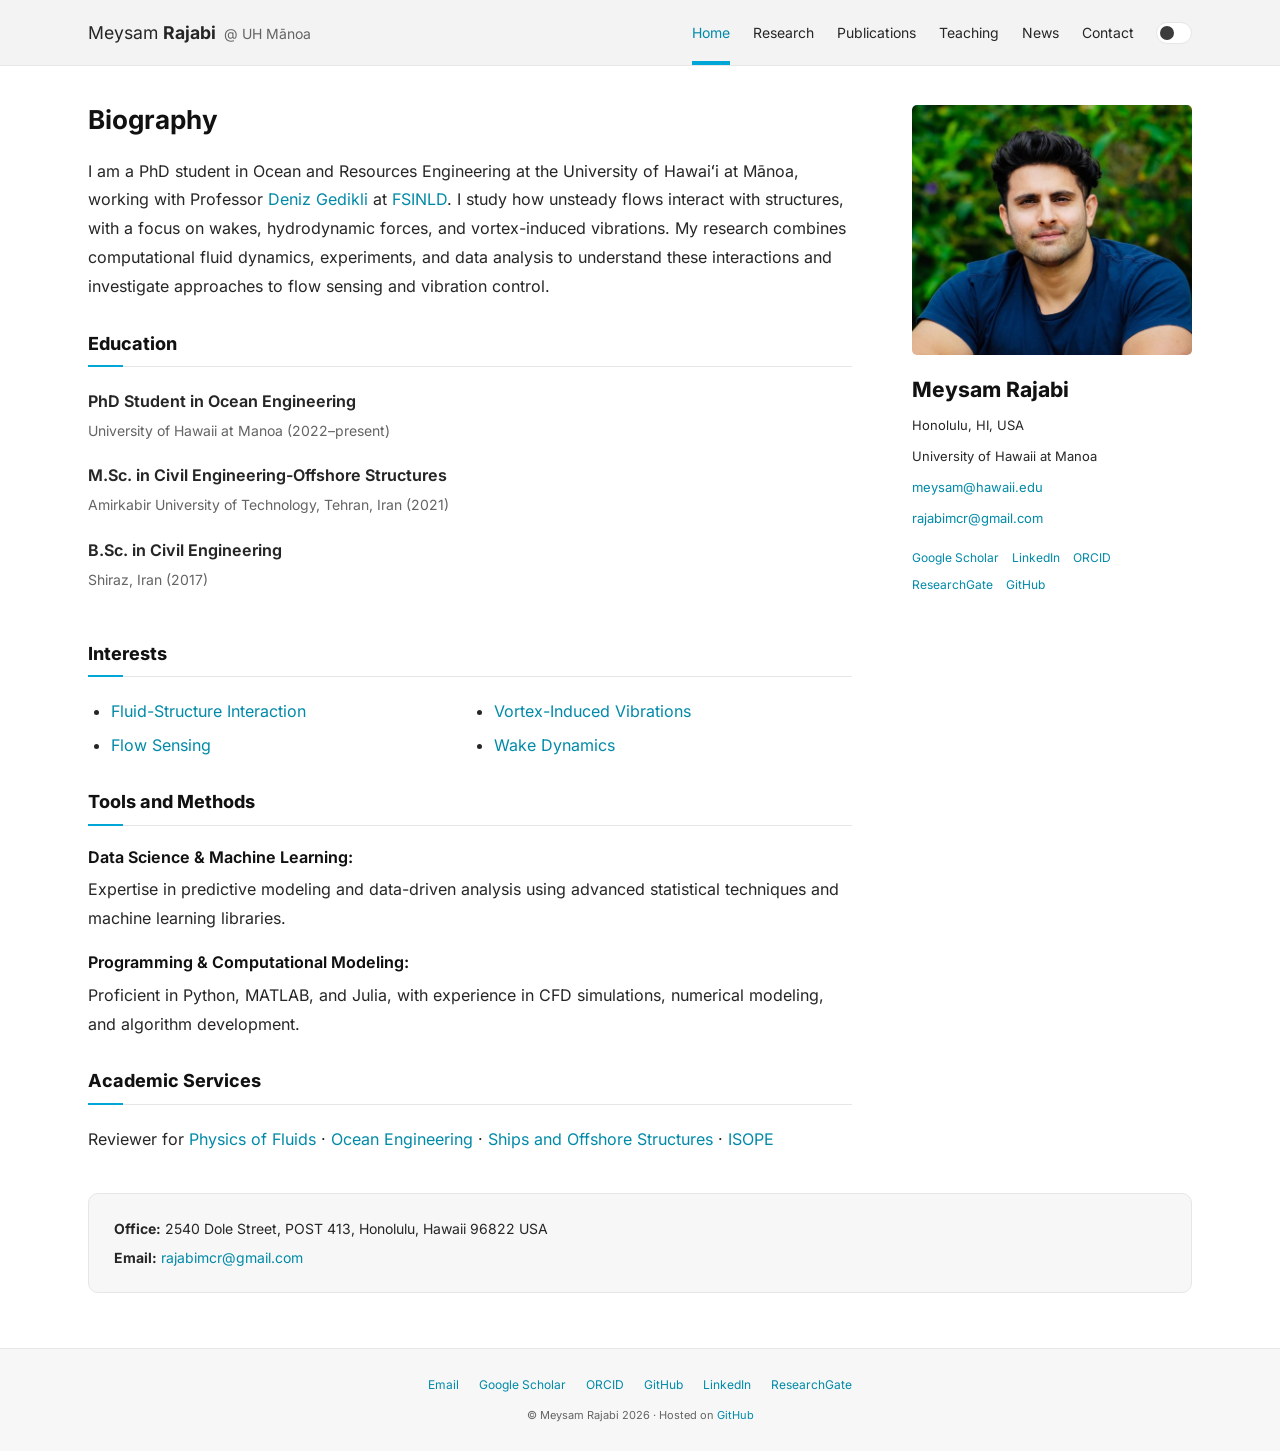
<file: index.html>
<!doctype html>
<html lang="en" data-theme="light">
<head>
  <meta charset="utf-8">
  <meta name="viewport" content="width=device-width, initial-scale=1">
  <meta name="theme-color" content="#f3f3f3">
  <title>Meysam Rajabi | Ocean and Resources Engineering</title>
  <meta name="description" content="Meysam Rajabi, PhD student in Ocean and Resources Engineering at the University of Hawaiʻi at Mānoa. Research, publications, teaching, and contact information.">
  <link rel="canonical" href="https://meysamrajabi95.github.io/">
  <meta property="og:type" content="website">
  <meta property="og:title" content="Meysam Rajabi | Ocean and Resources Engineering">
  <meta property="og:description" content="Meysam Rajabi, PhD student in Ocean and Resources Engineering at the University of Hawaiʻi at Mānoa. Research, publications, teaching, and contact information.">
  <meta property="og:url" content="https://meysamrajabi95.github.io/">
  <meta property="og:image" content="https://meysamrajabi95.github.io/assets/images/meysam-rajabi.jpg">
  <link rel="icon" href="assets/favicon.svg" type="image/svg+xml">
  <script src="assets/theme.js"></script>
  <link rel="stylesheet" href="assets/style.css">
  <script src="assets/site.js" defer></script>
</head>
<body data-page="home">
  <a class="skip-link" href="#main">Skip to main content</a>
  <header class="site-header">
    <div class="container header-inner">
      <a class="wordmark" href="./" aria-label="Meysam Rajabi, home">Meysam <strong>Rajabi</strong><span class="affiliation">@ UH Mānoa</span></a>
      <button class="menu-toggle" type="button" aria-expanded="false" aria-controls="navigation" hidden>Menu</button>
      <div class="header-controls">
        <nav class="site-nav" id="navigation" aria-label="Main navigation"><a href="./" aria-current="page">Home</a><a href="research/">Research</a><a href="publications/">Publications</a><a href="teaching/">Teaching</a><a href="news/">News</a><a href="#contact">Contact</a></nav>
        <button class="theme-toggle" type="button" aria-label="Dark mode" aria-pressed="false" title="Toggle dark mode" hidden></button>
      </div>
    </div>
  </header>
  <main class="container page-content" id="main">
<div class="home-layout">
  <section class="home-biography" id="about" aria-labelledby="biography-title">
    <h1 id="biography-title">Biography</h1>
    <p>I am a PhD student in Ocean and Resources Engineering at the University of Hawaiʻi at Mānoa, working with Professor <a href="https://www.soest.hawaii.edu/ore/people/faculty/deniz-gedikli/">Deniz Gedikli</a> at <a href="https://www.fsilab.org/">FSINLD</a>. I study how unsteady flows interact with structures, with a focus on wakes, hydrodynamic forces, and vortex-induced vibrations. My research combines computational fluid dynamics, experiments, and data analysis to understand these interactions and investigate approaches to flow sensing and vibration control.</p>
  </section>
  <aside class="profile" aria-label="Profile and contact links">
    <img src="assets/images/meysam-rajabi.jpg" width="1280" height="1049" alt="Meysam Rajabi" fetchpriority="high">
    <h2>Meysam Rajabi</h2>
    <p>Honolulu, HI, USA</p>
    <p>University of Hawaii at Manoa</p>
    <p><a href="mailto:meysam@hawaii.edu">meysam@hawaii.edu</a></p>
    <p><a href="mailto:rajabimcr@gmail.com">rajabimcr@gmail.com</a></p>
    <div class="profile-links" aria-label="Academic profiles">
      <a href="https://scholar.google.com/citations?user=jcjB-MEAAAAJ&amp;hl=en">Google Scholar</a>
      <a href="https://www.linkedin.com/in/meysam-rajabi-752735265/">LinkedIn</a>
      <a href="https://orcid.org/0000-0001-6829-0364">ORCID</a>
      <a href="https://www.researchgate.net/profile/Meysam-Rajabi-2">ResearchGate</a>
      <a href="https://github.com/meysamrajabi95">GitHub</a>
    </div>
  </aside>
  <section class="home-section" id="education" aria-labelledby="education-title">
    <h2 id="education-title">Education</h2>
    <ul class="education-list">
      <li><strong>PhD Student in Ocean Engineering</strong><span>University of Hawaii at Manoa (2022–present)</span></li>
      <li><strong>M.Sc. in Civil Engineering-Offshore Structures</strong><span>Amirkabir University of Technology, Tehran, Iran (2021)</span></li>
      <li><strong>B.Sc. in Civil Engineering</strong><span>Shiraz, Iran (2017)</span></li>
    </ul>
  </section>
  <section class="home-section" aria-labelledby="interests-title">
    <h2 id="interests-title">Interests</h2>
    <ul class="interests-list">
      <li><a href="research/">Fluid-Structure Interaction</a></li>
      <li><a href="research/viv/">Vortex-Induced Vibrations</a></li>
      <li><a href="research/flow-sensing/">Flow Sensing</a></li>
      <li><a href="research/wake-dynamics/">Wake Dynamics</a></li>
    </ul>
  </section>
  <section class="home-section" aria-labelledby="methods-title">
    <h2 id="methods-title">Tools and Methods</h2>
    <div class="method"><h3>Data Science &amp; Machine Learning:</h3><p>Expertise in predictive modeling and data-driven analysis using advanced statistical techniques and machine learning libraries.</p></div>
    <div class="method"><h3>Programming &amp; Computational Modeling:</h3><p>Proficient in Python, MATLAB, and Julia, with experience in CFD simulations, numerical modeling, and algorithm development.</p></div>
  </section>
  <section class="home-section" aria-labelledby="service-title">
    <h2 id="service-title">Academic Services</h2>
    <p>Reviewer for <a href="https://pubs.aip.org/aip/pof">Physics of Fluids</a> · <a href="https://www.sciencedirect.com/journal/ocean-engineering">Ocean Engineering</a> · <a href="https://www.tandfonline.com/journals/tsos20">Ships and Offshore Structures</a> · <a href="https://www.isope.org/">ISOPE</a></p>
  </section>
</div>
<section class="office" id="contact" aria-label="Office and email">
  <p><strong>Office:</strong> 2540 Dole Street, POST 413, Honolulu, Hawaii 96822 USA</p>
  <p><strong>Email:</strong> <a href="mailto:rajabimcr@gmail.com">rajabimcr@gmail.com</a></p>
</section>
  </main>
  <footer class="site-footer">
    <div class="container">
      <nav class="footer-links" aria-label="Profile links"><a href="mailto:meysam@hawaii.edu">Email</a><a href="https://scholar.google.com/citations?user=jcjB-MEAAAAJ&amp;hl=en">Google Scholar</a><a href="https://orcid.org/0000-0001-6829-0364">ORCID</a><a href="https://github.com/meysamrajabi95">GitHub</a><a href="https://www.linkedin.com/in/meysam-rajabi-752735265/">LinkedIn</a><a href="https://www.researchgate.net/profile/Meysam-Rajabi-2">ResearchGate</a></nav>
      <p class="footer-note">© Meysam Rajabi 2026 · Hosted on <a href="https://github.com/meysamrajabi95/meysamrajabi95.github.io">GitHub</a></p>
    </div>
  </footer>
</body>
</html>
</file>
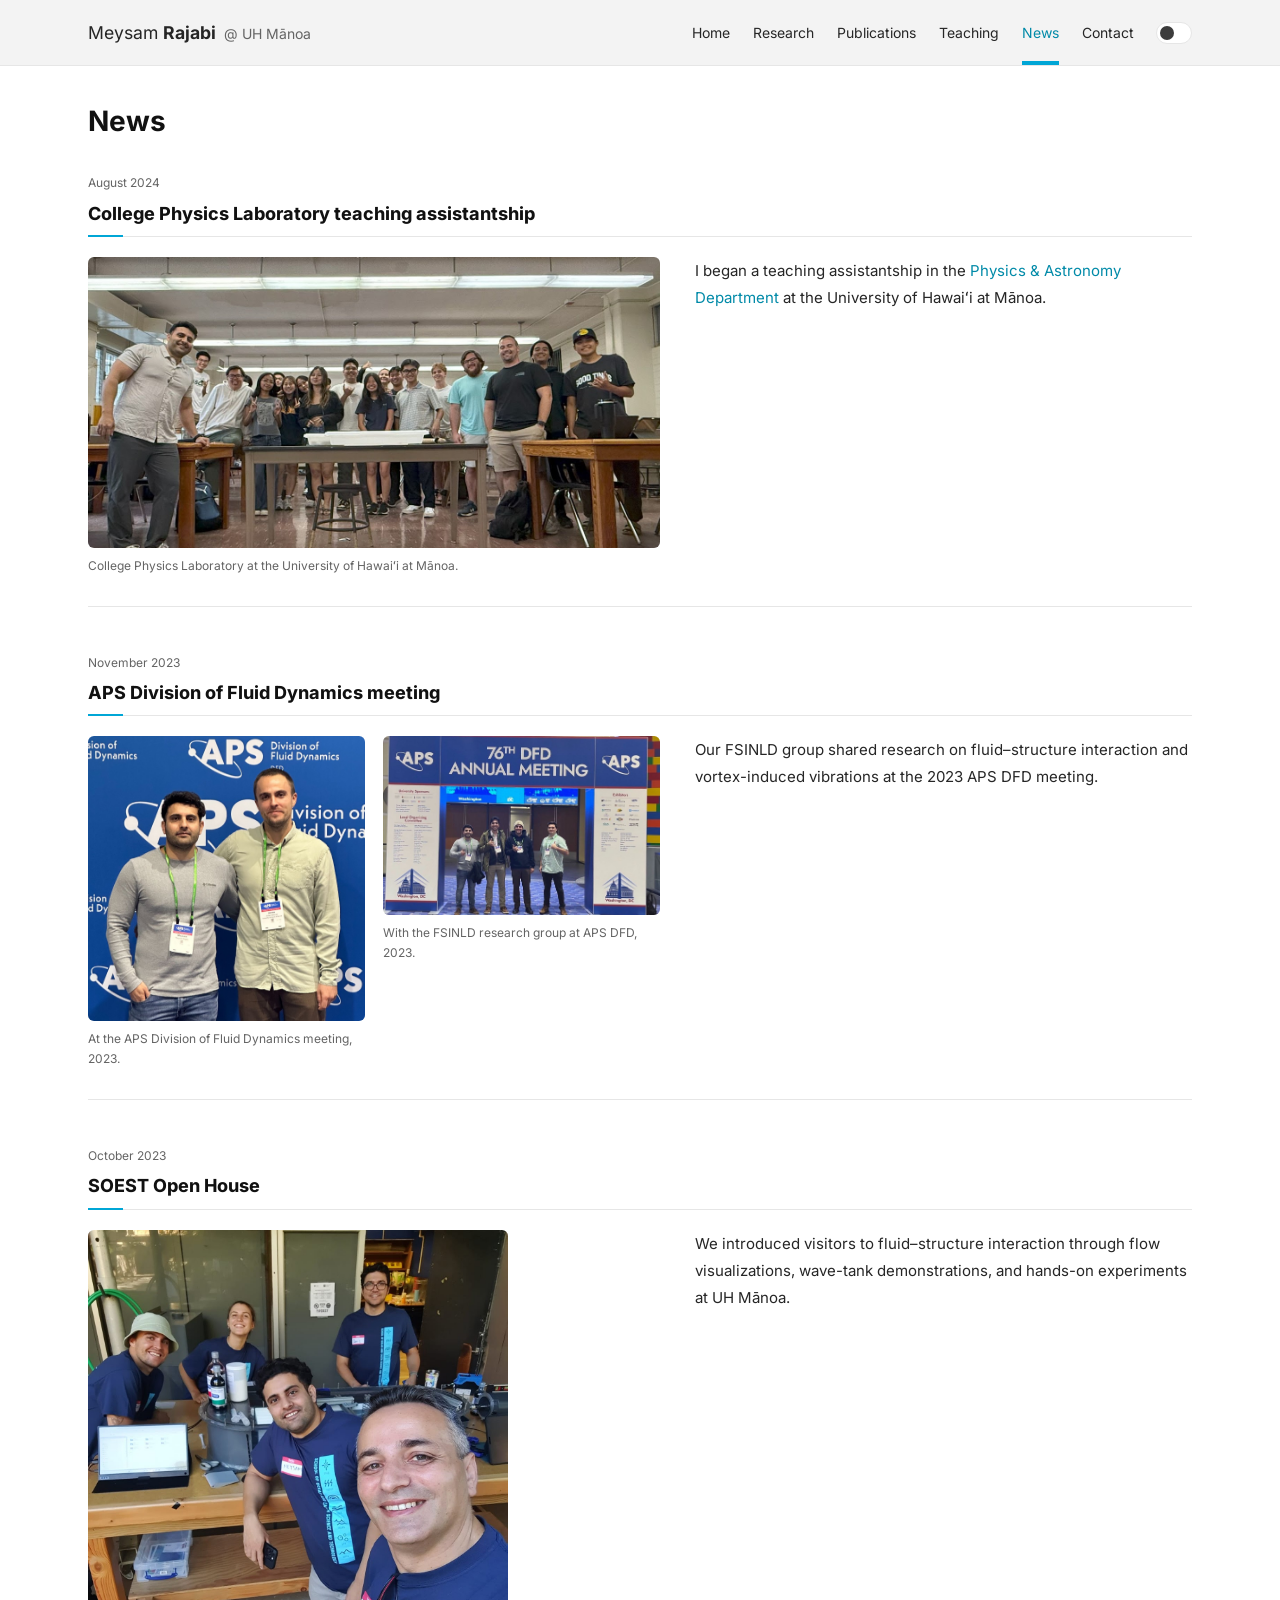
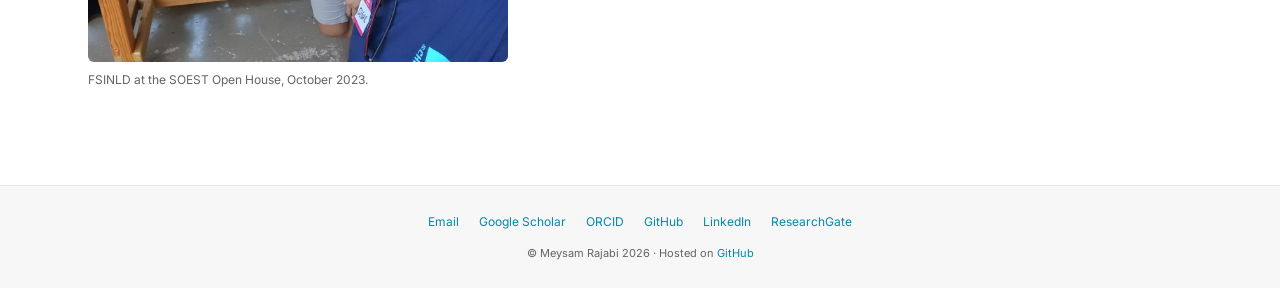
<file: news/index.html>
<!doctype html>
<html lang="en" data-theme="light">
<head>
  <meta charset="utf-8">
  <meta name="viewport" content="width=device-width, initial-scale=1">
  <meta name="theme-color" content="#f3f3f3">
  <title>News | Meysam Rajabi</title>
  <meta name="description" content="Meysam Rajabi, PhD student in Ocean and Resources Engineering at the University of Hawaiʻi at Mānoa. Research, publications, teaching, and contact information.">
  <link rel="canonical" href="https://meysamrajabi95.github.io/news/">
  <meta property="og:type" content="website">
  <meta property="og:title" content="News | Meysam Rajabi">
  <meta property="og:description" content="Meysam Rajabi, PhD student in Ocean and Resources Engineering at the University of Hawaiʻi at Mānoa. Research, publications, teaching, and contact information.">
  <meta property="og:url" content="https://meysamrajabi95.github.io/news/">
  <meta property="og:image" content="https://meysamrajabi95.github.io/assets/images/meysam-rajabi.jpg">
  <link rel="icon" href="../assets/favicon.svg" type="image/svg+xml">
  <script src="../assets/theme.js"></script>
  <link rel="stylesheet" href="../assets/style.css">
  <script src="../assets/site.js" defer></script>
</head>
<body data-page="news">
  <a class="skip-link" href="#main">Skip to main content</a>
  <header class="site-header">
    <div class="container header-inner">
      <a class="wordmark" href="../" aria-label="Meysam Rajabi, home">Meysam <strong>Rajabi</strong><span class="affiliation">@ UH Mānoa</span></a>
      <button class="menu-toggle" type="button" aria-expanded="false" aria-controls="navigation" hidden>Menu</button>
      <div class="header-controls">
        <nav class="site-nav" id="navigation" aria-label="Main navigation"><a href="../">Home</a><a href="../research/">Research</a><a href="../publications/">Publications</a><a href="../teaching/">Teaching</a><a href="../news/" aria-current="page">News</a><a href="../#contact">Contact</a></nav>
        <button class="theme-toggle" type="button" aria-label="Dark mode" aria-pressed="false" title="Toggle dark mode" hidden></button>
      </div>
    </div>
  </header>
  <main class="container page-content" id="main">
    <h1 class="page-title">News</h1>
    <div class="news-stream">
      <article class="news-entry" id="news-teaching">
        <time datetime="2024-08">August 2024</time>
        <h2>College Physics Laboratory teaching assistantship</h2>
        <div class="news-entry-layout">
          <figure>
            <a href="../assets/images/news-teaching.jpg" aria-label="View the College Physics Laboratory photo at full size"><img src="../assets/images/news-teaching.jpg" width="1280" height="650" alt="Group photo in the College Physics Laboratory at UH Mānoa" loading="lazy"></a>
            <figcaption>College Physics Laboratory at the University of Hawaiʻi at Mānoa.</figcaption>
          </figure>
          <div class="news-entry-copy">
            <p>I began a teaching assistantship in the <a href="https://www.phys.hawaii.edu/">Physics &amp; Astronomy Department</a> at the University of Hawaiʻi at Mānoa.</p>
          </div>
        </div>
      </article>

      <article class="news-entry" id="news-aps">
        <time datetime="2023-11">November 2023</time>
        <h2>APS Division of Fluid Dynamics meeting</h2>
        <div class="news-entry-layout">
          <div class="news-photo-pair">
            <figure>
              <a href="../assets/images/news-aps.jpg" aria-label="View the APS meeting photo at full size"><img src="../assets/images/news-aps.jpg" width="1280" height="1315" alt="Meysam Rajabi with a colleague at the APS Division of Fluid Dynamics meeting" loading="lazy"></a>
              <figcaption>At the APS Division of Fluid Dynamics meeting, 2023.</figcaption>
            </figure>
            <figure>
              <a href="../assets/images/news-aps-group.jpg" aria-label="View the FSINLD group photo at full size"><img src="../assets/images/news-aps-group.jpg" width="1170" height="756" alt="FSINLD research group at the 2023 APS Division of Fluid Dynamics meeting" loading="lazy"></a>
              <figcaption>With the FSINLD research group at APS DFD, 2023.</figcaption>
            </figure>
          </div>
          <div class="news-entry-copy">
            <p>Our FSINLD group shared research on fluid–structure interaction and vortex-induced vibrations at the 2023 APS DFD meeting.</p>
          </div>
        </div>
      </article>

      <article class="news-entry" id="news-open-house">
        <time datetime="2023-10">October 2023</time>
        <h2>SOEST Open House</h2>
        <div class="news-entry-layout">
          <figure>
            <a href="../assets/images/news-open-house.jpg" aria-label="View the SOEST Open House photo at full size"><img src="../assets/images/news-open-house.jpg" width="1200" height="1236" alt="FSINLD group at a laboratory demonstration during the SOEST Open House" loading="lazy"></a>
            <figcaption>FSINLD at the SOEST Open House, October 2023.</figcaption>
          </figure>
          <div class="news-entry-copy">
            <p>We introduced visitors to fluid–structure interaction through flow visualizations, wave-tank demonstrations, and hands-on experiments at UH Mānoa.</p>
          </div>
        </div>
      </article>
    </div>
  </main>
  <footer class="site-footer">
    <div class="container">
      <nav class="footer-links" aria-label="Profile links"><a href="mailto:meysam@hawaii.edu">Email</a><a href="https://scholar.google.com/citations?user=jcjB-MEAAAAJ&amp;hl=en">Google Scholar</a><a href="https://orcid.org/0000-0001-6829-0364">ORCID</a><a href="https://github.com/meysamrajabi95">GitHub</a><a href="https://www.linkedin.com/in/meysam-rajabi-752735265/">LinkedIn</a><a href="https://www.researchgate.net/profile/Meysam-Rajabi-2">ResearchGate</a></nav>
      <p class="footer-note">© Meysam Rajabi 2026 · Hosted on <a href="https://github.com/meysamrajabi95/meysamrajabi95.github.io">GitHub</a></p>
    </div>
  </footer>
</body>
</html>
</file>
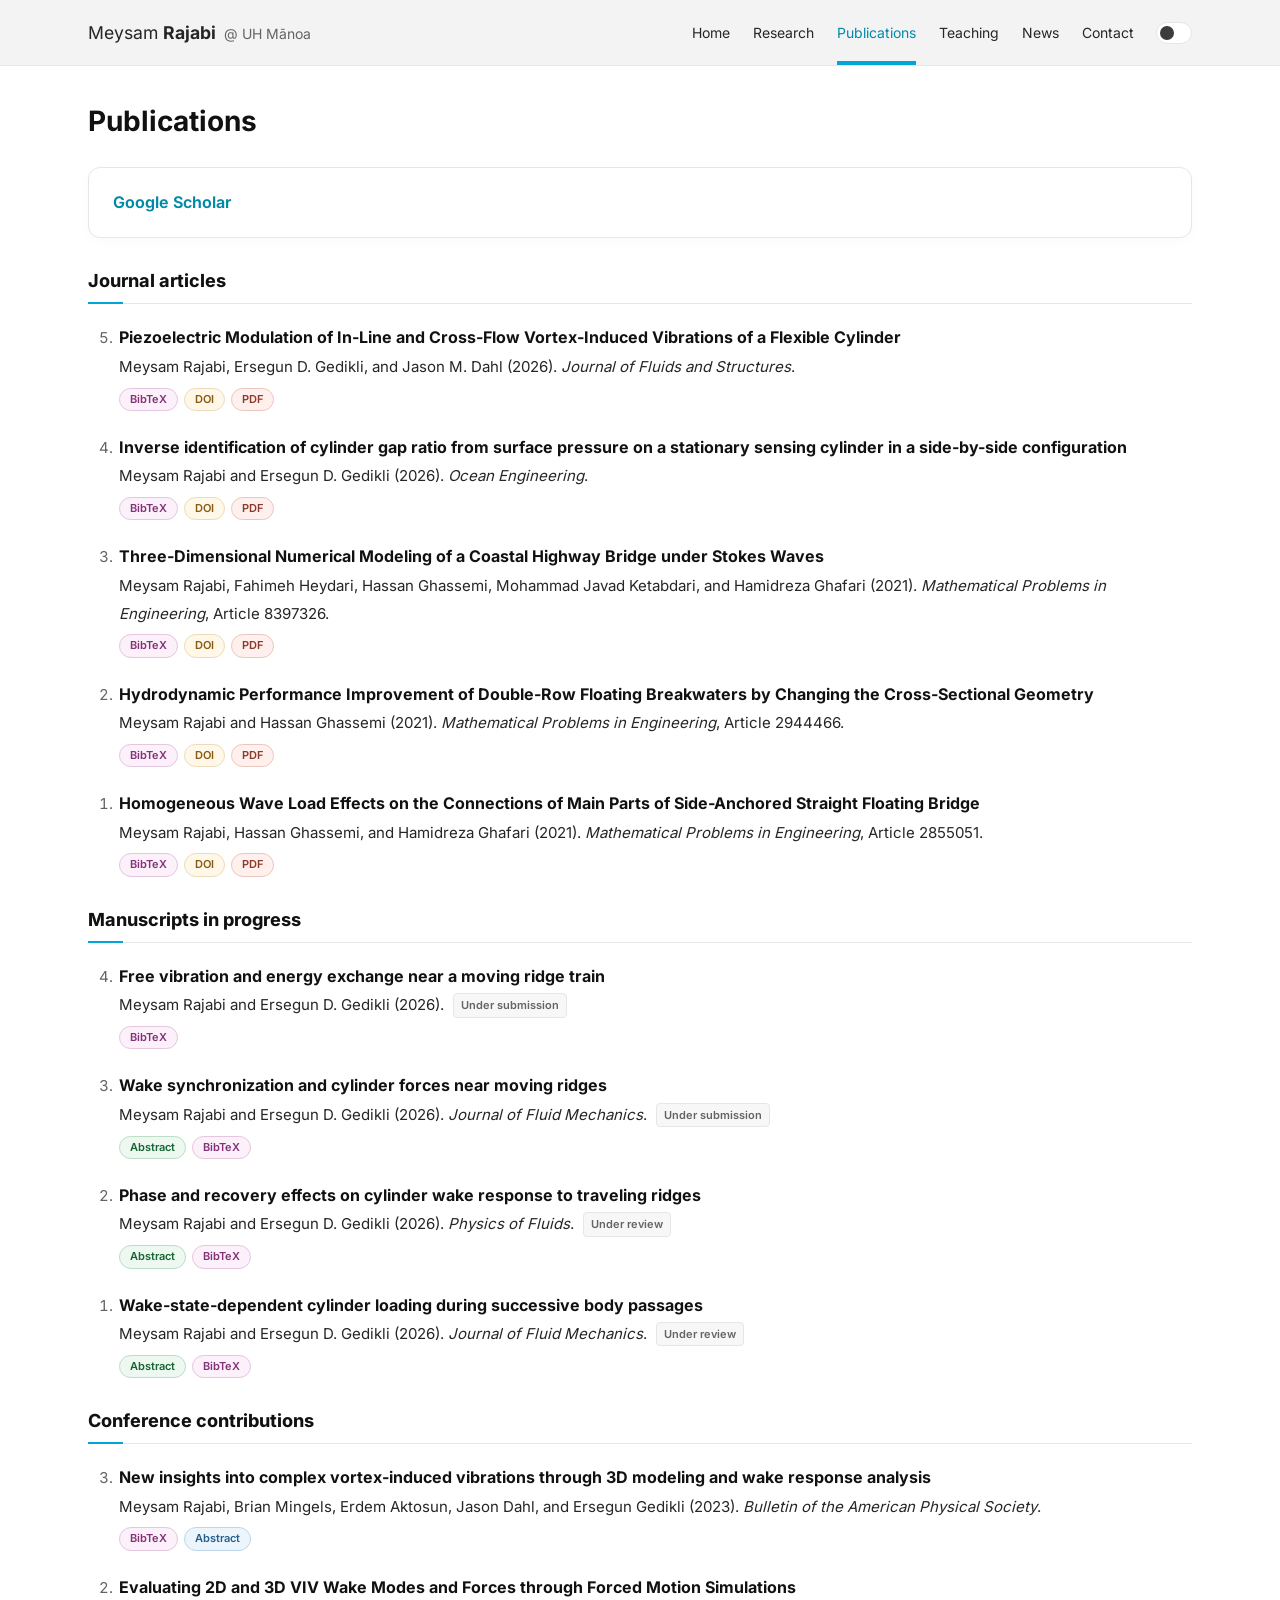
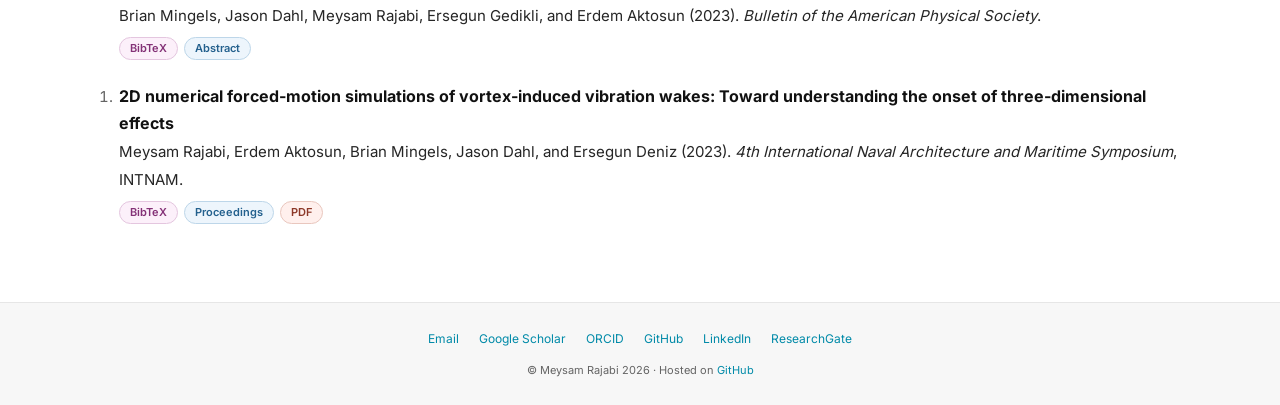
<file: publications/index.html>
<!doctype html>
<html lang="en" data-theme="light">
<head>
  <meta charset="utf-8">
  <meta name="viewport" content="width=device-width, initial-scale=1">
  <meta name="theme-color" content="#f3f3f3">
  <title>Publications | Meysam Rajabi</title>
  <meta name="description" content="Meysam Rajabi, PhD student in Ocean and Resources Engineering at the University of Hawaiʻi at Mānoa. Research, publications, teaching, and contact information.">
  <link rel="canonical" href="https://meysamrajabi95.github.io/publications/">
  <meta property="og:type" content="website">
  <meta property="og:title" content="Publications | Meysam Rajabi">
  <meta property="og:description" content="Meysam Rajabi, PhD student in Ocean and Resources Engineering at the University of Hawaiʻi at Mānoa. Research, publications, teaching, and contact information.">
  <meta property="og:url" content="https://meysamrajabi95.github.io/publications/">
  <meta property="og:image" content="https://meysamrajabi95.github.io/assets/images/meysam-rajabi.jpg">
  <link rel="icon" href="../assets/favicon.svg" type="image/svg+xml">
  <script src="../assets/theme.js"></script>
  <link rel="stylesheet" href="../assets/style.css">
  <script src="../assets/site.js" defer></script>
</head>
<body data-page="publications">
  <a class="skip-link" href="#main">Skip to main content</a>
  <header class="site-header">
    <div class="container header-inner">
      <a class="wordmark" href="../" aria-label="Meysam Rajabi, home">Meysam <strong>Rajabi</strong><span class="affiliation">@ UH Mānoa</span></a>
      <button class="menu-toggle" type="button" aria-expanded="false" aria-controls="navigation" hidden>Menu</button>
      <div class="header-controls">
        <nav class="site-nav" id="navigation" aria-label="Main navigation"><a href="../">Home</a><a href="../research/">Research</a><a href="../publications/" aria-current="page">Publications</a><a href="../teaching/">Teaching</a><a href="../news/">News</a><a href="../#contact">Contact</a></nav>
        <button class="theme-toggle" type="button" aria-label="Dark mode" aria-pressed="false" title="Toggle dark mode" hidden></button>
      </div>
    </div>
  </header>
  <main class="container page-content" id="main">
<h1 class="page-title">Publications</h1><div class="scholar-panel"><a href="https://scholar.google.com/citations?user=jcjB-MEAAAAJ&amp;hl=en">Google Scholar</a></div>

<section class="bibliography-section" aria-labelledby="journal-articles">

  <h2 id="journal-articles">Journal articles</h2>

  <ol class="bibliography" reversed="reversed">

    <li>
      <article class="publication" id="Rajabi2026Piezoelectric">
        <h3>Piezoelectric Modulation of In-Line and Cross-Flow Vortex-Induced Vibrations of a Flexible Cylinder</h3>
        <p class="publication-citation">Meysam Rajabi, Ersegun D. Gedikli, and Jason M. Dahl (2026). <em>Journal of Fluids and Structures</em>.</p>
        <div class="publication-actions">
          <details class="pub-disclosure"><summary class="pill pill-bibtex">BibTeX</summary><div class="disclosure-content bibtex-content"><pre><code>@article{Rajabi2026Piezoelectric,
  author = {Meysam Rajabi and Ersegun D. Gedikli and Jason M. Dahl},
  title = {Piezoelectric Modulation of In-Line and Cross-Flow Vortex-Induced Vibrations of a Flexible Cylinder},
  year = {2026},
  journal = {Journal of Fluids and Structures},
  url = {https://doi.org/10.1016/j.jfluidstructs.2026.104733},
  doi = {10.1016/j.jfluidstructs.2026.104733}
}</code></pre></div></details>
          <a class="pill pill-doi" href="https://doi.org/10.1016/j.jfluidstructs.2026.104733">DOI</a>
          <a class="pill pill-pdf" href="https://drive.google.com/file/d/1RCqJrrfU9-Xj-N0UNRV_4Zutz8-cNb2A/view?usp=sharing">PDF</a>
        </div>
        <div class="publication-panels"></div>
      </article>
    </li>

    <li>
      <article class="publication" id="Rajabi2026InverseIdentification">
        <h3>Inverse identification of cylinder gap ratio from surface pressure on a stationary sensing cylinder in a side-by-side configuration</h3>
        <p class="publication-citation">Meysam Rajabi and Ersegun D. Gedikli (2026). <em>Ocean Engineering</em>.</p>
        <div class="publication-actions">
          <details class="pub-disclosure"><summary class="pill pill-bibtex">BibTeX</summary><div class="disclosure-content bibtex-content"><pre><code>@article{Rajabi2026InverseIdentification,
  author = {Meysam Rajabi and Ersegun D. Gedikli},
  title = {Inverse identification of cylinder gap ratio from surface pressure on a stationary sensing cylinder in a side-by-side configuration},
  year = {2026},
  journal = {Ocean Engineering},
  url = {https://doi.org/10.1016/j.oceaneng.2026.127988},
  doi = {10.1016/j.oceaneng.2026.127988}
}</code></pre></div></details>
          <a class="pill pill-doi" href="https://doi.org/10.1016/j.oceaneng.2026.127988">DOI</a>
          <a class="pill pill-pdf" href="https://drive.google.com/file/d/1ekpMUVdgu1oT-b6ZGAd7TQKiPS3tCgFC/view?usp=drive_link">PDF</a>
        </div>
        <div class="publication-panels"></div>
      </article>
    </li>

    <li>
      <article class="publication" id="Rajabi2021CoastalBridge">
        <h3>Three-Dimensional Numerical Modeling of a Coastal Highway Bridge under Stokes Waves</h3>
        <p class="publication-citation">Meysam Rajabi, Fahimeh Heydari, Hassan Ghassemi, Mohammad Javad Ketabdari, and Hamidreza Ghafari (2021). <em>Mathematical Problems in Engineering</em>, Article 8397326.</p>
        <div class="publication-actions">
          <details class="pub-disclosure"><summary class="pill pill-bibtex">BibTeX</summary><div class="disclosure-content bibtex-content"><pre><code>@article{Rajabi2021CoastalBridge,
  author = {Meysam Rajabi and Fahimeh Heydari and Hassan Ghassemi and Mohammad Javad Ketabdari and Hamidreza Ghafari},
  title = {Three-Dimensional Numerical Modeling of a Coastal Highway Bridge under Stokes Waves},
  year = {2021},
  journal = {Mathematical Problems in Engineering},
  note = {Article 8397326},
  url = {https://onlinelibrary.wiley.com/doi/full/10.1155/2021/8397326},
  doi = {10.1155/2021/8397326}
}</code></pre></div></details>
          <a class="pill pill-doi" href="https://onlinelibrary.wiley.com/doi/full/10.1155/2021/8397326">DOI</a>
          <a class="pill pill-pdf" href="https://onlinelibrary.wiley.com/doi/epdf/10.1155/2021/8397326">PDF</a>
        </div>
        <div class="publication-panels"></div>
      </article>
    </li>

    <li>
      <article class="publication" id="Rajabi2021FloatingBreakwaters">
        <h3>Hydrodynamic Performance Improvement of Double-Row Floating Breakwaters by Changing the Cross-Sectional Geometry</h3>
        <p class="publication-citation">Meysam Rajabi and Hassan Ghassemi (2021). <em>Mathematical Problems in Engineering</em>, Article 2944466.</p>
        <div class="publication-actions">
          <details class="pub-disclosure"><summary class="pill pill-bibtex">BibTeX</summary><div class="disclosure-content bibtex-content"><pre><code>@article{Rajabi2021FloatingBreakwaters,
  author = {Meysam Rajabi and Hassan Ghassemi},
  title = {Hydrodynamic Performance Improvement of Double-Row Floating Breakwaters by Changing the Cross-Sectional Geometry},
  year = {2021},
  journal = {Mathematical Problems in Engineering},
  note = {Article 2944466},
  url = {https://onlinelibrary.wiley.com/doi/full/10.1155/2021/2944466},
  doi = {10.1155/2021/2944466}
}</code></pre></div></details>
          <a class="pill pill-doi" href="https://onlinelibrary.wiley.com/doi/full/10.1155/2021/2944466">DOI</a>
          <a class="pill pill-pdf" href="https://onlinelibrary.wiley.com/doi/epdf/10.1155/2021/2944466">PDF</a>
        </div>
        <div class="publication-panels"></div>
      </article>
    </li>

    <li>
      <article class="publication" id="Rajabi2021FloatingBridge">
        <h3>Homogeneous Wave Load Effects on the Connections of Main Parts of Side-Anchored Straight Floating Bridge</h3>
        <p class="publication-citation">Meysam Rajabi, Hassan Ghassemi, and Hamidreza Ghafari (2021). <em>Mathematical Problems in Engineering</em>, Article 2855051.</p>
        <div class="publication-actions">
          <details class="pub-disclosure"><summary class="pill pill-bibtex">BibTeX</summary><div class="disclosure-content bibtex-content"><pre><code>@article{Rajabi2021FloatingBridge,
  author = {Meysam Rajabi and Hassan Ghassemi and Hamidreza Ghafari},
  title = {Homogeneous Wave Load Effects on the Connections of Main Parts of Side-Anchored Straight Floating Bridge},
  year = {2021},
  journal = {Mathematical Problems in Engineering},
  note = {Article 2855051},
  url = {https://onlinelibrary.wiley.com/doi/full/10.1155/2021/2855051},
  doi = {10.1155/2021/2855051}
}</code></pre></div></details>
          <a class="pill pill-doi" href="https://onlinelibrary.wiley.com/doi/full/10.1155/2021/2855051">DOI</a>
          <a class="pill pill-pdf" href="https://onlinelibrary.wiley.com/doi/epdf/10.1155/2021/2855051">PDF</a>
        </div>
        <div class="publication-panels"></div>
      </article>
    </li>

  </ol>

</section>

<section class="bibliography-section" aria-labelledby="wake-manuscripts">

  <h2 id="wake-manuscripts">Manuscripts in progress</h2>

  <ol class="bibliography" reversed="reversed">

    <li>
      <article class="publication" id="Rajabi2026FreeVibration">
        <h3>Free vibration and energy exchange near a moving ridge train</h3>
        <p class="publication-citation">Meysam Rajabi and Ersegun D. Gedikli (2026). <span class="status">Under submission</span></p>
        <div class="publication-actions">
          <details class="pub-disclosure"><summary class="pill pill-bibtex">BibTeX</summary><div class="disclosure-content bibtex-content"><pre><code>@unpublished{Rajabi2026FreeVibration,
  author = {Meysam Rajabi and Ersegun D. Gedikli},
  title = {Free vibration and energy exchange near a moving ridge train},
  year = {2026},
  note = {Under submission}
}</code></pre></div></details>
        </div>
        <div class="publication-panels"></div>
      </article>
    </li>

    <li>
      <article class="publication" id="Rajabi2026WakeSynchronization">
        <h3>Wake synchronization and cylinder forces near moving ridges</h3>
        <p class="publication-citation">Meysam Rajabi and Ersegun D. Gedikli (2026). <em>Journal of Fluid Mechanics</em>. <span class="status">Under submission</span></p>
        <div class="publication-actions">
          <details class="pub-disclosure"><summary class="pill pill-abstract">Abstract</summary><div class="disclosure-content abstract-content"><p>We study the loading and wake dynamics of a stationary circular cylinder near periodically spaced ridges attached to a moving wall. The wall moves at the free-stream speed. Using two-dimensional simulations at Reynolds number Re = 100, we vary ridge spacing while keeping ridge shape and the cylinder–wall gap fixed. The ridge-passage frequency relative to the smooth-wall shedding frequency, F = fₚ/f₀, ranges from 0.8 to 1.2 across nine cases. We ask whether synchronization with ridge passage reduces force fluctuations. Ridge-relative phase and complete force waveforms identify two sampled synchronized cases, F = 0.95 and F = 1. Compared with the smooth-wall reference, root-mean-square lift fluctuations are approximately 50% lower in the first case and 45% higher in the second. Drag fluctuations increase in all nine cases. The synchronized response with lower lift fluctuations has a strong second harmonic, but its complete waveform repeats once per ridge passage. At the same ridge positions, the two synchronized cases show different shear-layer, reverse-flow, and pressure patterns despite having the same minimum clearance. Separate three-dimensional continuations of nonsynchronized two-dimensional wakes at Re = 200 and 300 show sustained span-dependent motion, changes in lift amplitude, and continuing phase drift over 80 ridge periods. In the late comparison window, the Re = 300 configuration has larger lift fluctuations but smaller mean span-dependent near-wake energy than the Re = 200 configuration. These results distinguish regular ridge passage, wake synchronization, and reduced cylinder loading. Assessing the response requires the force magnitude, waveform, and flow structure alongside the timing of ridge passage.</p></div></details>
          <details class="pub-disclosure"><summary class="pill pill-bibtex">BibTeX</summary><div class="disclosure-content bibtex-content"><pre><code>@unpublished{Rajabi2026WakeSynchronization,
  author = {Meysam Rajabi and Ersegun D. Gedikli},
  title = {Wake synchronization and cylinder forces near moving ridges},
  year = {2026},
  note = {Under submission; intended journal: Journal of Fluid Mechanics}
}</code></pre></div></details>
        </div>
        <div class="publication-panels"></div>
      </article>
    </li>

    <li>
      <article class="publication" id="Rajabi2026PhaseRecovery">
        <h3>Phase and recovery effects on cylinder wake response to traveling ridges</h3>
        <p class="publication-citation">Meysam Rajabi and Ersegun D. Gedikli (2026). <em>Physics of Fluids</em>. <span class="status">Under review</span></p>
        <div class="publication-actions">
          <details class="pub-disclosure"><summary class="pill pill-abstract">Abstract</summary><div class="disclosure-content abstract-content"><p>This study uses two-dimensional numerical simulations to examine how a ridge traveling along a nearby wall affects the loading and wake of a circular cylinder. The Reynolds number based on cylinder diameter is 100, the gap-to-diameter ratio is G/D = 0.4, and the wall and ridge move at the free-stream speed. Single ridge passages are examined at three ridge heights and eight arrival phases. Ridge height sets the scale of the loading: pressure accounts for about 94–95% of the unfiltered peak drag increment. Arrival phase determines how positive and negative loading cancel and whether the subsequent vortex shedding advances or lags. A second ridge of fixed geometry is then introduced while the wake recovers from the first passage. Its additional effect is measured by comparison with cases that receive no second ridge. An empirical amplitude coordinate derived from the lift history describes the incoming recovery state. For four new cases with moderate departures from the reference cycle, a quadratic correction based on this amplitude reduces the root-mean-square error in late phase reset by about 43% compared with a prediction based on phase alone, without refitting. The correction performs worse than phase alone during earlier recovery, although the sampled outgoing near-wake responses remain similar between corresponding moderate and earlier-recovery cases. These results connect pressure-dominated loading to the later wake response and identify when recovery information improves predictions of successive ridge encounters.</p></div></details>
          <details class="pub-disclosure"><summary class="pill pill-bibtex">BibTeX</summary><div class="disclosure-content bibtex-content"><pre><code>@unpublished{Rajabi2026PhaseRecovery,
  author = {Meysam Rajabi and Ersegun D. Gedikli},
  title = {Phase and recovery effects on cylinder wake response to traveling ridges},
  year = {2026},
  note = {Under review; intended journal: Physics of Fluids}
}</code></pre></div></details>
        </div>
        <div class="publication-panels"></div>
      </article>
    </li>

    <li>
      <article class="publication" id="Rajabi2026SuccessivePassages">
        <h3>Wake-state-dependent cylinder loading during successive body passages</h3>
        <p class="publication-citation">Meysam Rajabi and Ersegun D. Gedikli (2026). <em>Journal of Fluid Mechanics</em>. <span class="status">Under review</span></p>
        <div class="publication-actions">
          <details class="pub-disclosure"><summary class="pill pill-abstract">Abstract</summary><div class="disclosure-content abstract-content"><p>Three-dimensional immersed-boundary simulations at Re = 400 quantify the transient loading of a circular cylinder as finite-span square or triangular wall-attached bodies pass beneath it on a wall moving at the free-stream speed. Same-time subtraction from a matching smooth-wall continuation defines the event-conditioned pressure and force responses. The direct response to an isolated passage decreases by approximately 96% as the cylinder–body clearance increases from g/D = 0.1 to 2.0. In contrast, the delayed response varies non-monotonically and can exceed the direct maximum at intermediate clearances. For successive passages, a repeated leading-arrival kernel produces apparent shielding and amplification. A four-phase ensemble shows that this discrepancy is governed primarily by the cylinder-wake state when the following body arrives. Replacing the repeated second kernel with a phase-matched isolated response reduces the normalized pressure residual by 54–88% for square bodies and 84–90% for triangular bodies. The triangular-body response then agrees closely with the conditioned superposition, with no more than weak shielding, whereas the square bodies retain a larger phase-dependent residual. Pressure accounts for approximately 96–98% of the root-mean-square force perturbations during the representative nominal event. Synchronized flow fields link this loading to gap-flow restriction, displacement and roll-up of the wall-facing cylinder shear layer, and a pressure asymmetry that persists after both bodies have passed. Square bodies generate the stronger immediate three-dimensional response, whereas triangular bodies produce the stronger delayed response. Successive-passage responses are therefore controlled not only by body geometry and spacing, but also by the state of the cylinder wake at each arrival.</p></div></details>
          <details class="pub-disclosure"><summary class="pill pill-bibtex">BibTeX</summary><div class="disclosure-content bibtex-content"><pre><code>@unpublished{Rajabi2026SuccessivePassages,
  author = {Meysam Rajabi and Ersegun D. Gedikli},
  title = {Wake-state-dependent cylinder loading during successive body passages},
  year = {2026},
  note = {Under review; intended journal: Journal of Fluid Mechanics}
}</code></pre></div></details>
        </div>
        <div class="publication-panels"></div>
      </article>
    </li>

  </ol>

</section>

<section class="bibliography-section" aria-labelledby="conference-contributions">

  <h2 id="conference-contributions">Conference contributions</h2>

  <ol class="bibliography" reversed="reversed">

    <li>
      <article class="publication" id="Rajabi2023ComplexVIV">
        <h3>New insights into complex vortex-induced vibrations through 3D modeling and wake response analysis</h3>
        <p class="publication-citation">Meysam Rajabi, Brian Mingels, Erdem Aktosun, Jason Dahl, and Ersegun Gedikli (2023). <em>Bulletin of the American Physical Society</em>.</p>
        <div class="publication-actions">
          <details class="pub-disclosure"><summary class="pill pill-bibtex">BibTeX</summary><div class="disclosure-content bibtex-content"><pre><code>@misc{Rajabi2023ComplexVIV,
  author = {Meysam Rajabi and Brian Mingels and Erdem Aktosun and Jason Dahl and Ersegun Gedikli},
  title = {New insights into complex vortex-induced vibrations through 3D modeling and wake response analysis},
  year = {2023},
  howpublished = {Bulletin of the American Physical Society},
  url = {https://meetings.aps.org/Meeting/DFD23/Session/A38.6}
}</code></pre></div></details>
          <a class="pill pill-link" href="https://meetings.aps.org/Meeting/DFD23/Session/A38.6">Abstract</a>
        </div>
        <div class="publication-panels"></div>
      </article>
    </li>

    <li>
      <article class="publication" id="Mingels2023WakeModes">
        <h3>Evaluating 2D and 3D VIV Wake Modes and Forces through Forced Motion Simulations</h3>
        <p class="publication-citation">Brian Mingels, Jason Dahl, Meysam Rajabi, Ersegun Gedikli, and Erdem Aktosun (2023). <em>Bulletin of the American Physical Society</em>.</p>
        <div class="publication-actions">
          <details class="pub-disclosure"><summary class="pill pill-bibtex">BibTeX</summary><div class="disclosure-content bibtex-content"><pre><code>@misc{Mingels2023WakeModes,
  author = {Brian Mingels and Jason Dahl and Meysam Rajabi and Ersegun Gedikli and Erdem Aktosun},
  title = {Evaluating 2D and 3D VIV Wake Modes and Forces through Forced Motion Simulations},
  year = {2023},
  howpublished = {Bulletin of the American Physical Society},
  url = {https://meetings.aps.org/Meeting/DFD23/Session/A38.5}
}</code></pre></div></details>
          <a class="pill pill-link" href="https://meetings.aps.org/Meeting/DFD23/Session/A38.5">Abstract</a>
        </div>
        <div class="publication-panels"></div>
      </article>
    </li>

    <li>
      <article class="publication" id="Rajabi2023ForcedMotion">
        <h3>2D numerical forced-motion simulations of vortex-induced vibration wakes: Toward understanding the onset of three-dimensional effects</h3>
        <p class="publication-citation">Meysam Rajabi, Erdem Aktosun, Brian Mingels, Jason Dahl, and Ersegun Deniz (2023). <em>4th International Naval Architecture and Maritime Symposium</em>, INTNAM.</p>
        <div class="publication-actions">
          <details class="pub-disclosure"><summary class="pill pill-bibtex">BibTeX</summary><div class="disclosure-content bibtex-content"><pre><code>@inproceedings{Rajabi2023ForcedMotion,
  author = {Meysam Rajabi and Erdem Aktosun and Brian Mingels and Jason Dahl and Ersegun Deniz},
  title = {2D numerical forced-motion simulations of vortex-induced vibration wakes: Toward understanding the onset of three-dimensional effects},
  year = {2023},
  booktitle = {4th International Naval Architecture and Maritime Symposium (INTNAM)},
  url = {https://par.nsf.gov/biblio/10482875}
}</code></pre></div></details>
          <a class="pill pill-link" href="https://par.nsf.gov/biblio/10482875">Proceedings</a>
          <a class="pill pill-pdf" href="https://par.nsf.gov/servlets/purl/10482875">PDF</a>
        </div>
        <div class="publication-panels"></div>
      </article>
    </li>

  </ol>

</section>

  </main>
  <footer class="site-footer">
    <div class="container">
      <nav class="footer-links" aria-label="Profile links"><a href="mailto:meysam@hawaii.edu">Email</a><a href="https://scholar.google.com/citations?user=jcjB-MEAAAAJ&amp;hl=en">Google Scholar</a><a href="https://orcid.org/0000-0001-6829-0364">ORCID</a><a href="https://github.com/meysamrajabi95">GitHub</a><a href="https://www.linkedin.com/in/meysam-rajabi-752735265/">LinkedIn</a><a href="https://www.researchgate.net/profile/Meysam-Rajabi-2">ResearchGate</a></nav>
      <p class="footer-note">© Meysam Rajabi 2026 · Hosted on <a href="https://github.com/meysamrajabi95/meysamrajabi95.github.io">GitHub</a></p>
    </div>
  </footer>
</body>
</html>
</file>
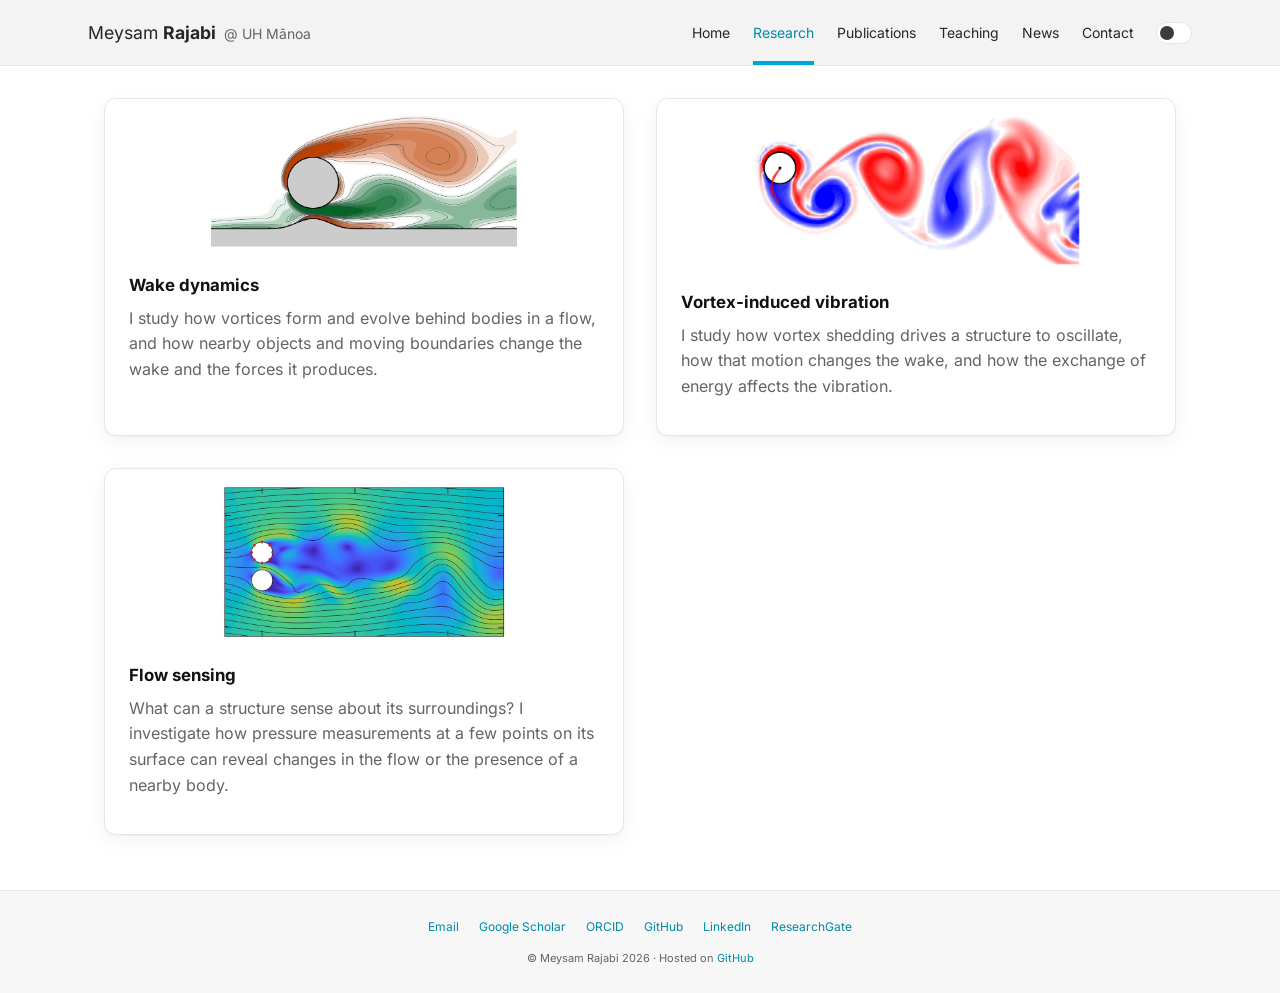
<file: research/index.html>
<!doctype html>
<html lang="en" data-theme="light">
<head>
  <meta charset="utf-8">
  <meta name="viewport" content="width=device-width, initial-scale=1">
  <meta name="theme-color" content="#f3f3f3">
  <title>Research | Meysam Rajabi</title>
  <meta name="description" content="Research on wake dynamics, hydrodynamic loading, vortex-induced vibration, and pressure-based flow sensing by Meysam Rajabi at the University of Hawaiʻi at Mānoa.">
  <link rel="canonical" href="https://meysamrajabi95.github.io/research/">
  <meta property="og:type" content="website">
  <meta property="og:title" content="Research | Meysam Rajabi">
  <meta property="og:description" content="Research on wake dynamics, hydrodynamic loading, vortex-induced vibration, and pressure-based flow sensing by Meysam Rajabi at the University of Hawaiʻi at Mānoa.">
  <meta property="og:url" content="https://meysamrajabi95.github.io/research/">
  <meta property="og:image" content="https://meysamrajabi95.github.io/assets/images/meysam-rajabi.jpg">
  <link rel="icon" href="../assets/favicon.svg" type="image/svg+xml">
  <script src="../assets/theme.js"></script>
  <link rel="stylesheet" href="../assets/style.css">
  <script src="../assets/site.js" defer></script>
  <link rel="stylesheet" href="../assets/research-gallery.css?v=sensing-115">
  <script src="../assets/research.js" defer></script>
</head>
<body data-page="research">
  <a class="skip-link" href="#main">Skip to main content</a>
  <header class="site-header">
    <div class="container header-inner">
      <a class="wordmark" href="../" aria-label="Meysam Rajabi, home">Meysam <strong>Rajabi</strong><span class="affiliation">@ UH Mānoa</span></a>
      <button class="menu-toggle" type="button" aria-expanded="false" aria-controls="navigation" hidden>Menu</button>
      <div class="header-controls">
        <nav class="site-nav" id="navigation" aria-label="Main navigation"><a href="../">Home</a><a href="../research/" aria-current="page">Research</a><a href="../publications/">Publications</a><a href="../teaching/">Teaching</a><a href="../news/">News</a><a href="../#contact">Contact</a></nav>
        <button class="theme-toggle" type="button" aria-label="Dark mode" aria-pressed="false" title="Toggle dark mode" hidden></button>
      </div>
    </div>
  </header>
  <main class="container page-content research-index" id="main">
    <h1 class="sr-only">Research</h1>
    <div class="topic-gallery">
      <a class="topic-card" id="wake-dynamics" href="wake-dynamics/">
        <div class="topic-image"><img src="../assets/images/research-preview-wake.webp" alt=""></div>
        <div class="topic-caption">
          <h2>Wake dynamics</h2>
          <p>I study how vortices form and evolve behind bodies in a flow, and how nearby objects and moving boundaries change the wake and the forces it produces.</p>
        </div>
      </a>
      <a class="topic-card" id="viv" href="viv/">
        <div class="topic-image topic-image-wide"><img src="../assets/images/research-preview-viv.webp?v=vorticity-web" width="1600" height="731" alt="Red and blue vorticity contours show the wake downstream of the vibrating cylinder."></div>
        <div class="topic-caption">
          <h2>Vortex-induced vibration</h2>
          <p>I study how vortex shedding drives a structure to oscillate, how that motion changes the wake, and how the exchange of energy affects the vibration.</p>
        </div>
      </a>
      <a class="topic-card" id="flow-sensing" href="flow-sensing/">
        <div class="topic-image"><img src="../assets/images/research-preview-sensing.webp" alt=""></div>
        <div class="topic-caption">
          <h2>Flow sensing</h2>
          <p>What can a structure sense about its surroundings? I investigate how pressure measurements at a few points on its surface can reveal changes in the flow or the presence of a nearby body.</p>
        </div>
      </a>
    </div>
  </main>
  <footer class="site-footer">
    <div class="container">
      <nav class="footer-links" aria-label="Profile links"><a href="mailto:meysam@hawaii.edu">Email</a><a href="https://scholar.google.com/citations?user=jcjB-MEAAAAJ&amp;hl=en">Google Scholar</a><a href="https://orcid.org/0000-0001-6829-0364">ORCID</a><a href="https://github.com/meysamrajabi95">GitHub</a><a href="https://www.linkedin.com/in/meysam-rajabi-752735265/">LinkedIn</a><a href="https://www.researchgate.net/profile/Meysam-Rajabi-2">ResearchGate</a></nav>
      <p class="footer-note">© Meysam Rajabi 2026 · Hosted on <a href="https://github.com/meysamrajabi95/meysamrajabi95.github.io">GitHub</a></p>
    </div>
  </footer>
</body>
</html>
</file>
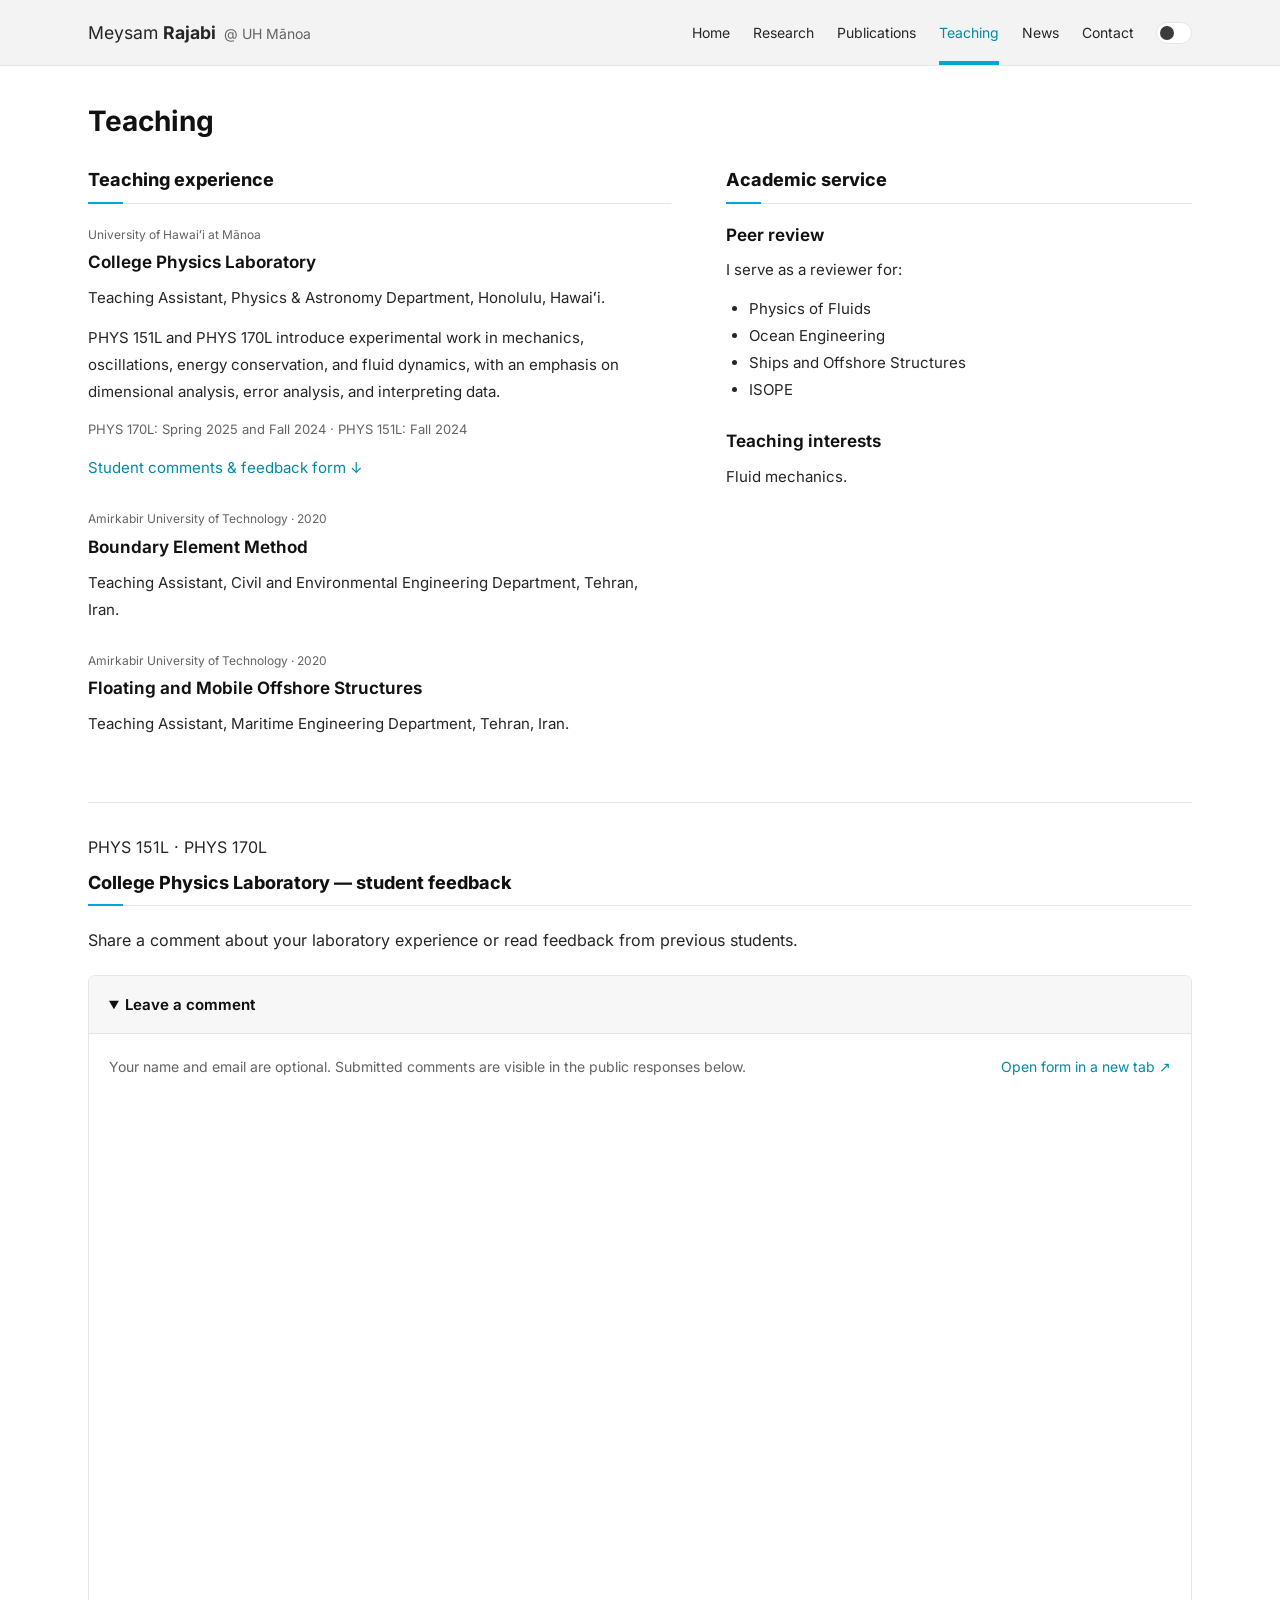
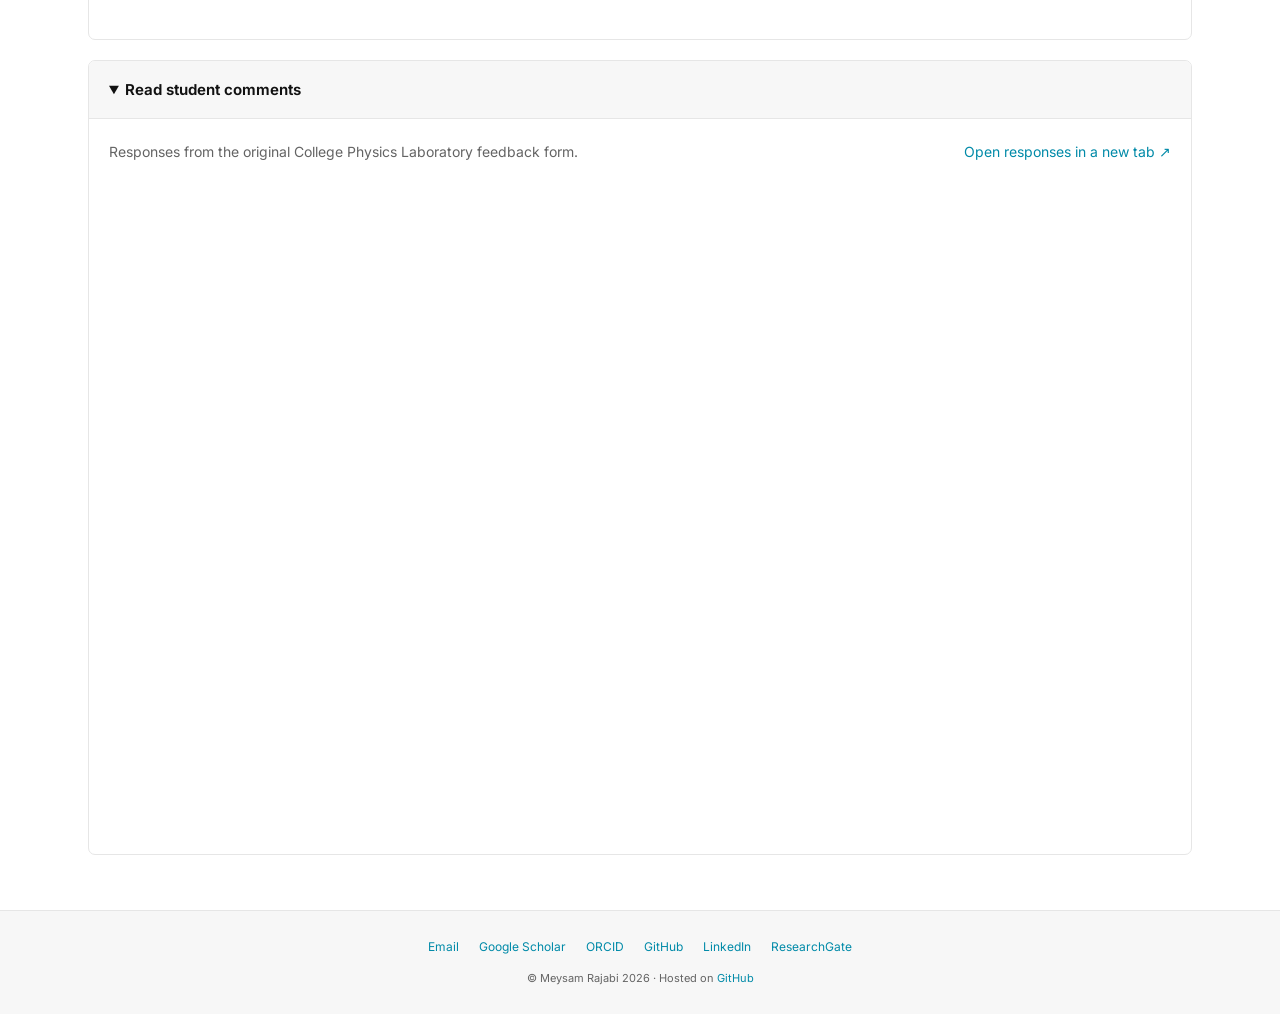
<file: teaching/index.html>
<!doctype html>
<html lang="en" data-theme="light">
<head>
  <meta charset="utf-8">
  <meta name="viewport" content="width=device-width, initial-scale=1">
  <meta name="theme-color" content="#f3f3f3">
  <title>Teaching | Meysam Rajabi</title>
  <meta name="description" content="Meysam Rajabi's teaching experience, College Physics Laboratory courses, and student feedback for PHYS 151L and PHYS 170L at UH Mānoa.">
  <link rel="canonical" href="https://meysamrajabi95.github.io/teaching/">
  <meta property="og:type" content="website">
  <meta property="og:title" content="Teaching | Meysam Rajabi">
  <meta property="og:description" content="Meysam Rajabi's teaching experience, College Physics Laboratory courses, and student feedback for PHYS 151L and PHYS 170L at UH Mānoa.">
  <meta property="og:url" content="https://meysamrajabi95.github.io/teaching/">
  <meta property="og:image" content="https://meysamrajabi95.github.io/assets/images/meysam-rajabi.jpg">
  <link rel="icon" href="../assets/favicon.svg" type="image/svg+xml">
  <script src="../assets/theme.js"></script>
  <link rel="stylesheet" href="../assets/style.css">
  <script src="../assets/site.js" defer></script>
</head>
<body data-page="teaching">
  <a class="skip-link" href="#main">Skip to main content</a>
  <header class="site-header">
    <div class="container header-inner">
      <a class="wordmark" href="../" aria-label="Meysam Rajabi, home">Meysam <strong>Rajabi</strong><span class="affiliation">@ UH Mānoa</span></a>
      <button class="menu-toggle" type="button" aria-expanded="false" aria-controls="navigation" hidden>Menu</button>
      <div class="header-controls">
        <nav class="site-nav" id="navigation" aria-label="Main navigation"><a href="../">Home</a><a href="../research/">Research</a><a href="../publications/">Publications</a><a href="../teaching/" aria-current="page">Teaching</a><a href="../news/">News</a><a href="../#contact">Contact</a></nav>
        <button class="theme-toggle" type="button" aria-label="Dark mode" aria-pressed="false" title="Toggle dark mode" hidden></button>
      </div>
    </div>
  </header>
  <main class="container page-content" id="main">
<h1 class="page-title">Teaching</h1><div class="two-column">
<div><h2>Teaching experience</h2>
<article class="teaching-item">
<p class="eyebrow">University of Hawaiʻi at Mānoa</p>
<h3>College Physics Laboratory</h3>
<p>Teaching Assistant, Physics &amp; Astronomy Department, Honolulu, Hawaiʻi.</p>
<p>PHYS 151L and PHYS 170L introduce experimental work in mechanics, oscillations, energy conservation, and fluid dynamics, with an emphasis on dimensional analysis, error analysis, and interpreting data.</p>
<p class="teaching-dates">PHYS 170L: Spring 2025 and Fall 2024 · PHYS 151L: Fall 2024</p>
<p class="teaching-feedback-link"><a href="#college-physics-feedback">Student comments &amp; feedback form ↓</a></p>
</article>
<article class="teaching-item">
<p class="eyebrow">Amirkabir University of Technology · 2020</p>
<h3>Boundary Element Method</h3>
<p>Teaching Assistant, Civil and Environmental Engineering Department, Tehran, Iran.</p>
</article>
<article class="teaching-item">
<p class="eyebrow">Amirkabir University of Technology · 2020</p>
<h3>Floating and Mobile Offshore Structures</h3>
<p>Teaching Assistant, Maritime Engineering Department, Tehran, Iran.</p>
</article>
</div>
<div><h2>Academic service</h2>
<article class="teaching-item">
<h3>Peer review</h3>
<p>I serve as a reviewer for:</p>
<ul class="service-list">
<li>Physics of Fluids</li>
<li>Ocean Engineering</li>
<li>Ships and Offshore Structures</li>
<li>ISOPE</li>
</ul>
</article>
<article class="teaching-item">
<h3>Teaching interests</h3>
<p>Fluid mechanics.</p>
</article>
</div>
</div>
<section class="teaching-feedback" id="college-physics-feedback" aria-labelledby="feedback-title">
  <p class="eyebrow">PHYS 151L · PHYS 170L</p>
  <h2 id="feedback-title">College Physics Laboratory — student feedback</h2>
  <p>Share a comment about your laboratory experience or read feedback from previous students.</p>
  <details class="feedback-panel" open>
    <summary>Leave a comment</summary>
    <div class="feedback-panel-body">
      <div class="feedback-intro">
        <p>Your name and email are optional. Submitted comments are visible in the public responses below.</p>
        <a href="https://docs.google.com/forms/d/e/1FAIpQLSdeqWFD6kUnnWq6eWy_3z_05Qnva1FZvGqVCNeZlY3uO57ARA/viewform" target="_blank" rel="noopener">Open form in a new tab ↗</a>
      </div>
      <iframe class="feedback-frame feedback-form" src="https://docs.google.com/forms/d/e/1FAIpQLSdeqWFD6kUnnWq6eWy_3z_05Qnva1FZvGqVCNeZlY3uO57ARA/viewform?embedded=true" title="College Physics Laboratory student comment form"></iframe>
    </div>
  </details>
  <details class="feedback-panel" open>
    <summary>Read student comments</summary>
    <div class="feedback-panel-body">
      <div class="feedback-intro">
        <p>Responses from the original College Physics Laboratory feedback form.</p>
        <a href="https://docs.google.com/spreadsheets/d/1cPm-YaDHAC9wuaJipoqEdO4t_N9rGhff9kX9Cbl0ua0/htmlembed" target="_blank" rel="noopener">Open responses in a new tab ↗</a>
      </div>
      <iframe class="feedback-frame feedback-responses" src="https://docs.google.com/spreadsheets/d/1cPm-YaDHAC9wuaJipoqEdO4t_N9rGhff9kX9Cbl0ua0/htmlembed" title="College Physics Laboratory public student comments"></iframe>
    </div>
  </details>
</section>
  </main>
  <footer class="site-footer">
    <div class="container">
      <nav class="footer-links" aria-label="Profile links"><a href="mailto:meysam@hawaii.edu">Email</a><a href="https://scholar.google.com/citations?user=jcjB-MEAAAAJ&amp;hl=en">Google Scholar</a><a href="https://orcid.org/0000-0001-6829-0364">ORCID</a><a href="https://github.com/meysamrajabi95">GitHub</a><a href="https://www.linkedin.com/in/meysam-rajabi-752735265/">LinkedIn</a><a href="https://www.researchgate.net/profile/Meysam-Rajabi-2">ResearchGate</a></nav>
      <p class="footer-note">© Meysam Rajabi 2026 · Hosted on <a href="https://github.com/meysamrajabi95/meysamrajabi95.github.io">GitHub</a></p>
    </div>
  </footer>
</body>
</html>
</file>
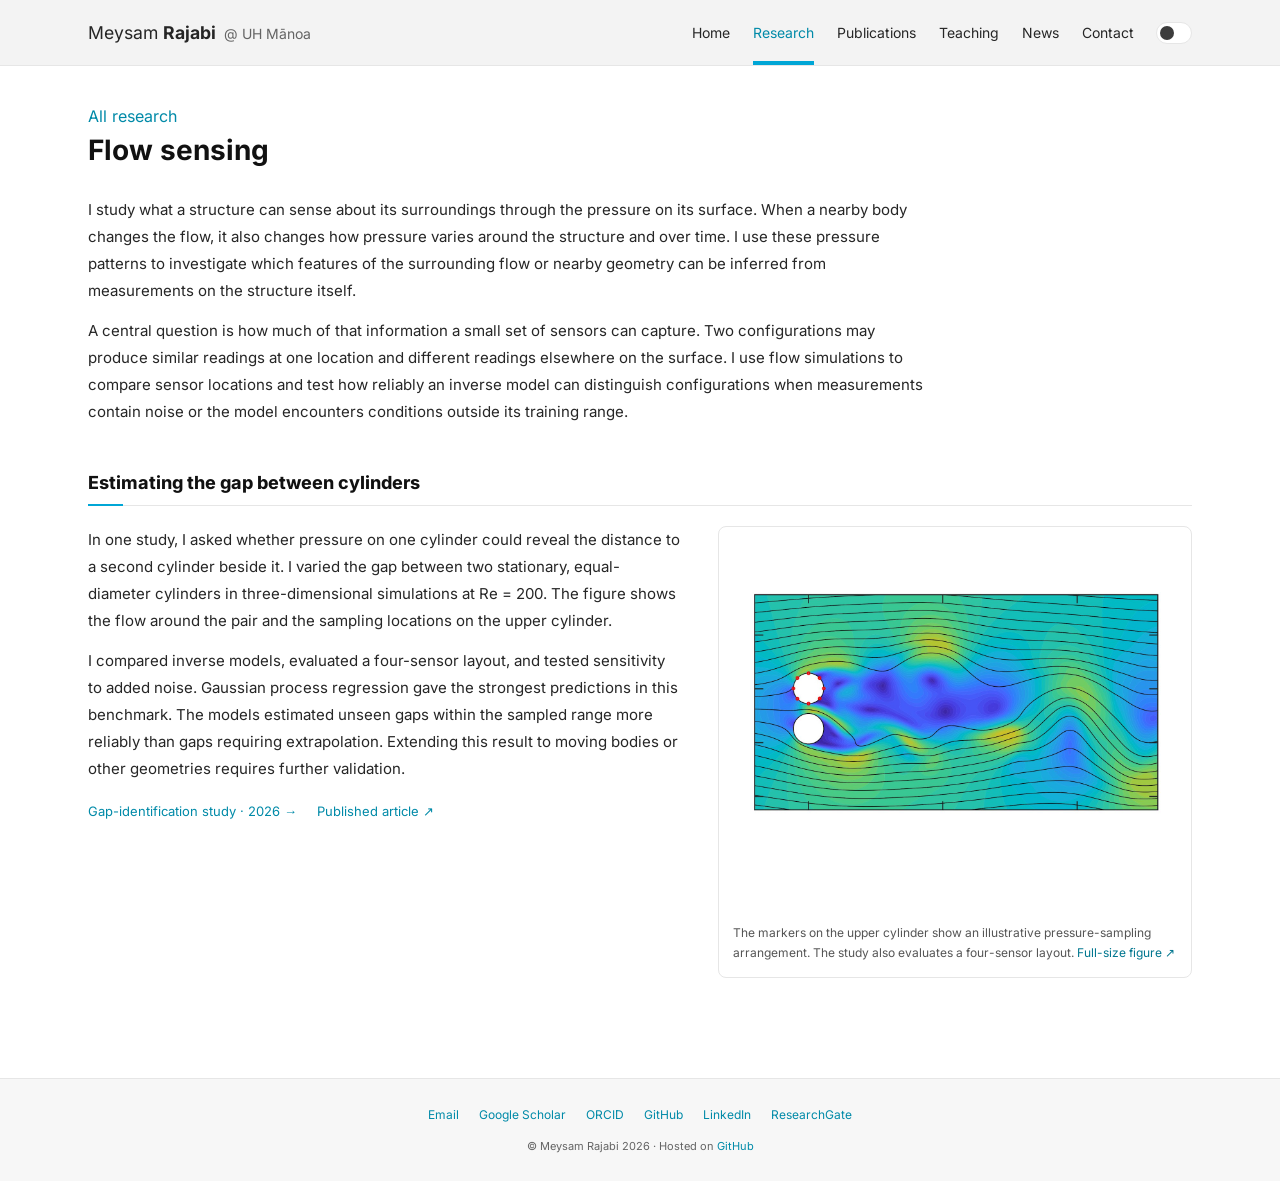
<file: research/flow-sensing/index.html>
<!doctype html>
<html lang="en" data-theme="light">
<head>
  <meta charset="utf-8">
  <meta name="viewport" content="width=device-width, initial-scale=1">
  <meta name="theme-color" content="#f3f3f3">
  <title>Flow sensing | Meysam Rajabi</title>
  <meta name="description" content="Meysam Rajabi studies what pressure sensors on a structure can reveal about the surrounding flow and nearby bodies.">
  <link rel="canonical" href="https://meysamrajabi95.github.io/research/flow-sensing/">
  <meta property="og:type" content="website">
  <meta property="og:title" content="Flow sensing | Meysam Rajabi">
  <meta property="og:description" content="Meysam Rajabi studies what pressure sensors on a structure can reveal about the surrounding flow and nearby bodies.">
  <meta property="og:url" content="https://meysamrajabi95.github.io/research/flow-sensing/">
  <meta property="og:image" content="https://meysamrajabi95.github.io/assets/images/research-sensing.jpg">
  <link rel="icon" href="../../assets/favicon.svg" type="image/svg+xml">
  <script src="../../assets/theme.js"></script>
  <link rel="stylesheet" href="../../assets/style.css">
  <script src="../../assets/site.js" defer></script>
</head>
<body data-page="research">
  <a class="skip-link" href="#main">Skip to main content</a>
  <header class="site-header">
    <div class="container header-inner">
      <a class="wordmark" href="../../" aria-label="Meysam Rajabi, home">Meysam <strong>Rajabi</strong><span class="affiliation">@ UH Mānoa</span></a>
      <button class="menu-toggle" type="button" aria-expanded="false" aria-controls="navigation" hidden>Menu</button>
      <div class="header-controls">
        <nav class="site-nav" id="navigation" aria-label="Main navigation"><a href="../../">Home</a><a href="../" aria-current="page">Research</a><a href="../../publications/">Publications</a><a href="../../teaching/">Teaching</a><a href="../../news/">News</a><a href="../../#contact">Contact</a></nav>
        <button class="theme-toggle" type="button" aria-label="Dark mode" aria-pressed="false" title="Toggle dark mode" hidden></button>
      </div>
    </div>
  </header>
  <main class="container page-content" id="main">
  <nav aria-label="Research navigation"><a href="../">All research</a></nav>
<section class="research-area" id="flow-sensing" aria-labelledby="sensing-title">
  <h1 class="page-title" id="sensing-title">Flow sensing</h1>
  <p>I study what a structure can sense about its surroundings through the pressure on its surface. When a nearby body changes the flow, it also changes how pressure varies around the structure and over time. I use these pressure patterns to investigate which features of the surrounding flow or nearby geometry can be inferred from measurements on the structure itself.</p>
  <p id="research-methods-title">A central question is how much of that information a small set of sensors can capture. Two configurations may produce similar readings at one location and different readings elsewhere on the surface. I use flow simulations to compare sensor locations and test how reliably an inverse model can distinguish configurations when measurements contain noise or the model encounters conditions outside its training range.</p>
</section>

<section class="research-area" aria-labelledby="sensing-example-title">
  <h2 id="sensing-example-title">Estimating the gap between cylinders</h2>
  <div class="research-topic-layout">
    <div>
      <p>In one study, I asked whether pressure on one cylinder could reveal the distance to a second cylinder beside it. I varied the gap between two stationary, equal-diameter cylinders in three-dimensional simulations at Re = 200. The figure shows the flow around the pair and the sampling locations on the upper cylinder.</p>
      <p>I compared inverse models, evaluated a four-sensor layout, and tested sensitivity to added noise. Gaussian process regression gave the strongest predictions in this benchmark. The models estimated unseen gaps within the sampled range more reliably than gaps requiring extrapolation. Extending this result to moving bodies or other geometries requires further validation.</p>
      <div class="research-paper-links"><a href="../../publications/#Rajabi2026InverseIdentification">Gap-identification study · 2026 →</a><a href="https://doi.org/10.1016/j.oceaneng.2026.127988">Published article ↗</a></div>
    </div>
    <figure class="research-figure sensing-figure">
      <a class="figure-link" href="../../assets/images/research-sensing.jpg" target="_blank" rel="noopener" aria-label="Open full-size cylinder pressure-sensing figure"><img src="../../assets/images/research-sensing.jpg" width="1280" height="1152" alt="Flow around two side-by-side cylinders with pressure-sampling locations marked on the upper sensing cylinder" loading="lazy"></a>
      <figcaption>The markers on the upper cylinder show an illustrative pressure-sampling arrangement. The study also evaluates a four-sensor layout. <a href="../../assets/images/research-sensing.jpg" target="_blank" rel="noopener">Full-size figure ↗</a></figcaption>
    </figure>
  </div>
</section>

  </main>
  <footer class="site-footer">
    <div class="container">
      <nav class="footer-links" aria-label="Profile links"><a href="mailto:meysam@hawaii.edu">Email</a><a href="https://scholar.google.com/citations?user=jcjB-MEAAAAJ&amp;hl=en">Google Scholar</a><a href="https://orcid.org/0000-0001-6829-0364">ORCID</a><a href="https://github.com/meysamrajabi95">GitHub</a><a href="https://www.linkedin.com/in/meysam-rajabi-752735265/">LinkedIn</a><a href="https://www.researchgate.net/profile/Meysam-Rajabi-2">ResearchGate</a></nav>
      <p class="footer-note">© Meysam Rajabi 2026 · Hosted on <a href="https://github.com/meysamrajabi95/meysamrajabi95.github.io">GitHub</a></p>
    </div>
  </footer>
</body>
</html>
</file>
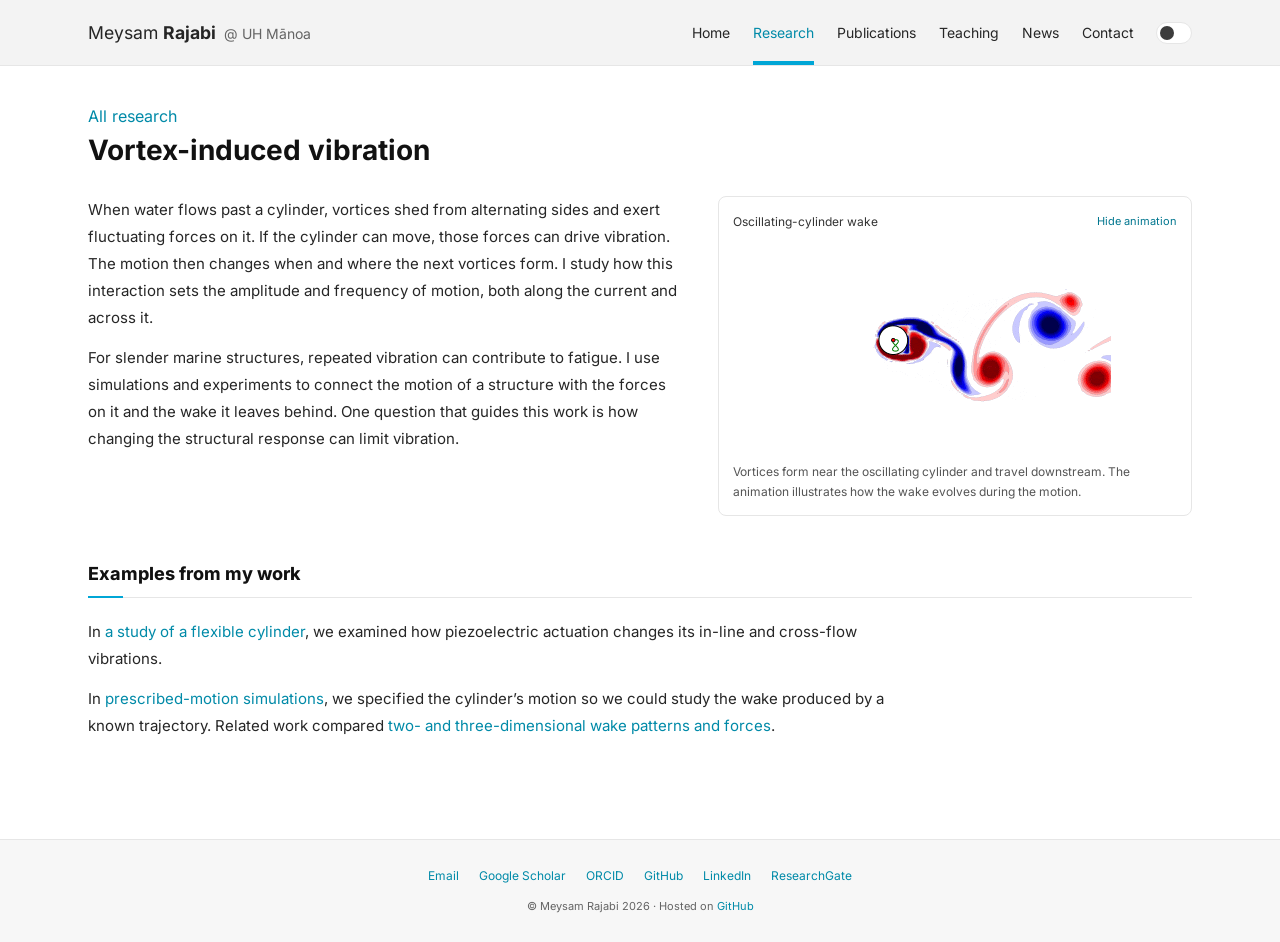
<file: research/viv/index.html>
<!doctype html>
<html lang="en" data-theme="light">
<head>
  <meta charset="utf-8">
  <meta name="viewport" content="width=device-width, initial-scale=1">
  <meta name="theme-color" content="#f3f3f3">
  <title>Vortex-induced vibration | Meysam Rajabi</title>
  <meta name="description" content="Meysam Rajabi studies how vortex shedding, fluid forces, and structural motion interact in slender marine structures.">
  <link rel="canonical" href="https://meysamrajabi95.github.io/research/viv/">
  <meta property="og:type" content="website">
  <meta property="og:title" content="Vortex-induced vibration | Meysam Rajabi">
  <meta property="og:description" content="Meysam Rajabi studies how vortex shedding, fluid forces, and structural motion interact in slender marine structures.">
  <meta property="og:url" content="https://meysamrajabi95.github.io/research/viv/">
  <meta property="og:image" content="https://meysamrajabi95.github.io/assets/images/viv-cylinder.gif">
  <link rel="icon" href="../../assets/favicon.svg" type="image/svg+xml">
  <script src="../../assets/theme.js"></script>
  <link rel="stylesheet" href="../../assets/style.css">
  <script src="../../assets/site.js" defer></script>
  <script src="../../assets/research.js" defer></script>
</head>
<body data-page="research">
  <a class="skip-link" href="#main">Skip to main content</a>
  <header class="site-header">
    <div class="container header-inner">
      <a class="wordmark" href="../../" aria-label="Meysam Rajabi, home">Meysam <strong>Rajabi</strong><span class="affiliation">@ UH Mānoa</span></a>
      <button class="menu-toggle" type="button" aria-expanded="false" aria-controls="navigation" hidden>Menu</button>
      <div class="header-controls">
        <nav class="site-nav" id="navigation" aria-label="Main navigation"><a href="../../">Home</a><a href="../" aria-current="page">Research</a><a href="../../publications/">Publications</a><a href="../../teaching/">Teaching</a><a href="../../news/">News</a><a href="../../#contact">Contact</a></nav>
        <button class="theme-toggle" type="button" aria-label="Dark mode" aria-pressed="false" title="Toggle dark mode" hidden></button>
      </div>
    </div>
  </header>
  <main class="container page-content" id="main">
  <nav aria-label="Research navigation"><a href="../">All research</a></nav>
<section class="research-area" id="viv" aria-labelledby="viv-title">
  <h1 class="page-title" id="viv-title">Vortex-induced vibration</h1>
  <div class="research-topic-layout">
    <div>
      <p>When water flows past a cylinder, vortices shed from alternating sides and exert fluctuating forces on it. If the cylinder can move, those forces can drive vibration. The motion then changes when and where the next vortices form. I study how this interaction sets the amplitude and frequency of motion, both along the current and across it.</p>
      <p>For slender marine structures, repeated vibration can contribute to fatigue. I use simulations and experiments to connect the motion of a structure with the forces on it and the wake it leaves behind. One question that guides this work is how changing the structural response can limit vibration.</p>
    </div>
    <figure class="research-figure animation-figure">
      <details class="research-animation" open>
        <summary>Oscillating-cylinder wake <span class="animation-hide">Hide animation</span><span class="animation-show">Show animation</span></summary>
        <img src="../../assets/images/viv-cylinder.gif" width="311" height="205" alt="Animation of vortex shedding behind an oscillating cylinder">
      </details>
      <figcaption>Vortices form near the oscillating cylinder and travel downstream. The animation illustrates how the wake evolves during the motion.</figcaption>
    </figure>
  </div>
</section>

<section class="research-area research-methods" aria-labelledby="research-methods-title">
  <h2 id="research-methods-title">Examples from my work</h2>
  <p>In <a href="../../publications/#Rajabi2026Piezoelectric">a study of a flexible cylinder</a>, we examined how piezoelectric actuation changes its in-line and cross-flow vibrations.</p>
  <p>In <a href="../../publications/#Rajabi2023ForcedMotion">prescribed-motion simulations</a>, we specified the cylinder’s motion so we could study the wake produced by a known trajectory. Related work compared <a href="../../publications/#Mingels2023WakeModes">two- and three-dimensional wake patterns and forces</a>.</p>
</section>
  </main>
  <footer class="site-footer">
    <div class="container">
      <nav class="footer-links" aria-label="Profile links"><a href="mailto:meysam@hawaii.edu">Email</a><a href="https://scholar.google.com/citations?user=jcjB-MEAAAAJ&amp;hl=en">Google Scholar</a><a href="https://orcid.org/0000-0001-6829-0364">ORCID</a><a href="https://github.com/meysamrajabi95">GitHub</a><a href="https://www.linkedin.com/in/meysam-rajabi-752735265/">LinkedIn</a><a href="https://www.researchgate.net/profile/Meysam-Rajabi-2">ResearchGate</a></nav>
      <p class="footer-note">© Meysam Rajabi 2026 · Hosted on <a href="https://github.com/meysamrajabi95/meysamrajabi95.github.io">GitHub</a></p>
    </div>
  </footer>
</body>
</html>
</file>
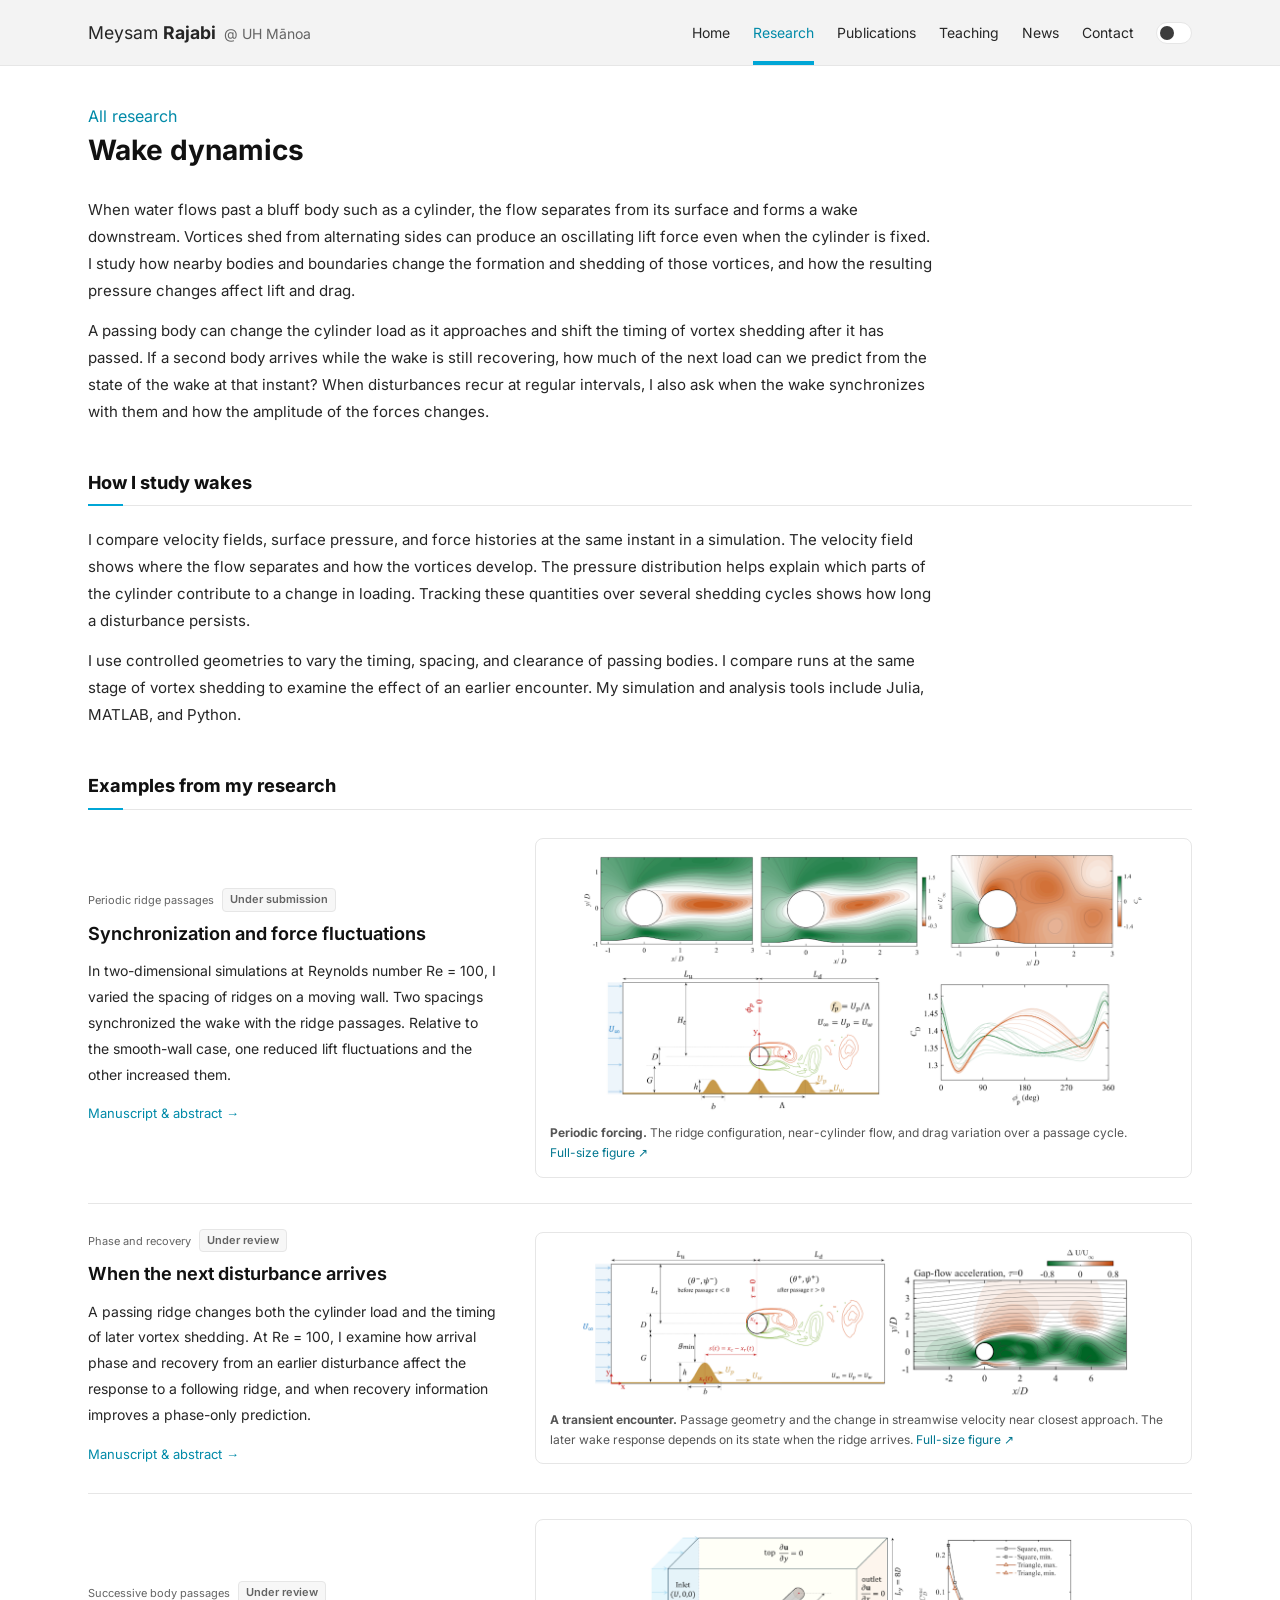
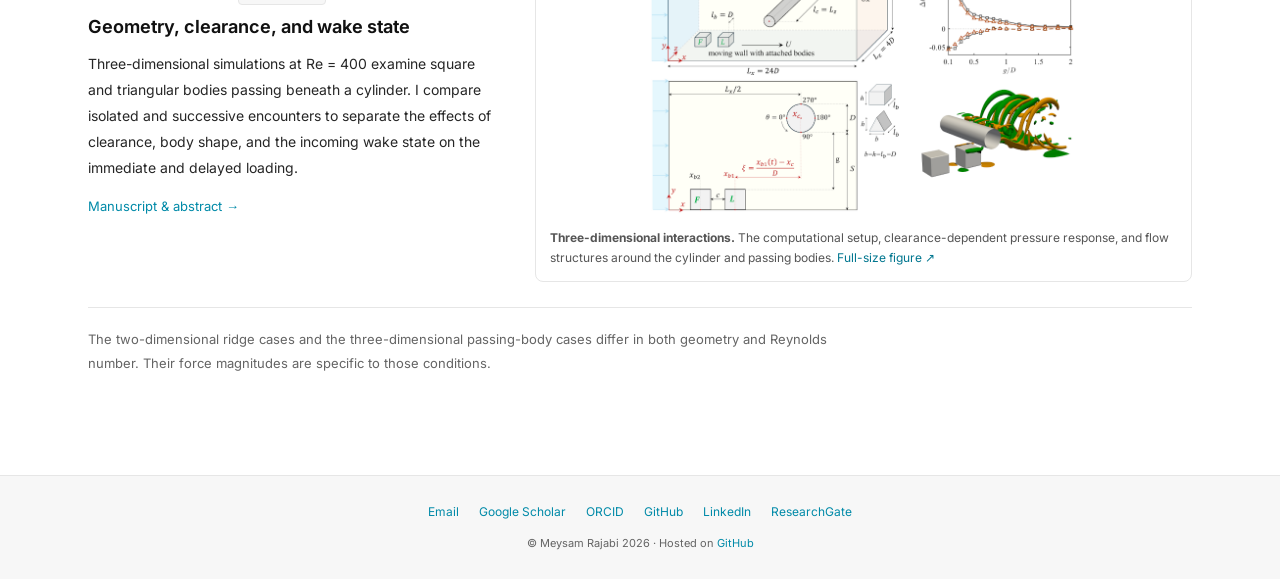
<file: research/wake-dynamics/index.html>
<!doctype html>
<html lang="en" data-theme="light">
<head>
  <meta charset="utf-8">
  <meta name="viewport" content="width=device-width, initial-scale=1">
  <meta name="theme-color" content="#f3f3f3">
  <title>Wake dynamics | Meysam Rajabi</title>
  <meta name="description" content="Meysam Rajabi studies how wakes form and recover behind bluff bodies and how changes in vortex shedding affect pressure, lift, and drag.">
  <link rel="canonical" href="https://meysamrajabi95.github.io/research/wake-dynamics/">
  <meta property="og:type" content="website">
  <meta property="og:title" content="Wake dynamics | Meysam Rajabi">
  <meta property="og:description" content="Meysam Rajabi studies how wakes form and recover behind bluff bodies and how changes in vortex shedding affect pressure, lift, and drag.">
  <meta property="og:url" content="https://meysamrajabi95.github.io/research/wake-dynamics/">
  <meta property="og:image" content="https://meysamrajabi95.github.io/assets/images/wake-overview.png">
  <link rel="icon" href="../../assets/favicon.svg" type="image/svg+xml">
  <script src="../../assets/theme.js"></script>
  <link rel="stylesheet" href="../../assets/style.css">
  <script src="../../assets/site.js" defer></script>
</head>
<body data-page="research">
  <a class="skip-link" href="#main">Skip to main content</a>
  <header class="site-header">
    <div class="container header-inner">
      <a class="wordmark" href="../../" aria-label="Meysam Rajabi, home">Meysam <strong>Rajabi</strong><span class="affiliation">@ UH Mānoa</span></a>
      <button class="menu-toggle" type="button" aria-expanded="false" aria-controls="navigation" hidden>Menu</button>
      <div class="header-controls">
        <nav class="site-nav" id="navigation" aria-label="Main navigation"><a href="../../">Home</a><a href="../" aria-current="page">Research</a><a href="../../publications/">Publications</a><a href="../../teaching/">Teaching</a><a href="../../news/">News</a><a href="../../#contact">Contact</a></nav>
        <button class="theme-toggle" type="button" aria-label="Dark mode" aria-pressed="false" title="Toggle dark mode" hidden></button>
      </div>
    </div>
  </header>
  <main class="container page-content" id="main">
  <nav aria-label="Research navigation"><a href="../">All research</a></nav>
<section class="research-area" id="wake-dynamics" aria-labelledby="wake-title">
  <h1 class="page-title" id="wake-title">Wake dynamics</h1>
  <p>When water flows past a bluff body such as a cylinder, the flow separates from its surface and forms a wake downstream. Vortices shed from alternating sides can produce an oscillating lift force even when the cylinder is fixed. I study how nearby bodies and boundaries change the formation and shedding of those vortices, and how the resulting pressure changes affect lift and drag.</p>
  <p>A passing body can change the cylinder load as it approaches and shift the timing of vortex shedding after it has passed. If a second body arrives while the wake is still recovering, how much of the next load can we predict from the state of the wake at that instant? When disturbances recur at regular intervals, I also ask when the wake synchronizes with them and how the amplitude of the forces changes.</p>
</section>

<section class="research-area" aria-labelledby="research-methods-title">
  <h2 id="research-methods-title">How I study wakes</h2>
  <p>I compare velocity fields, surface pressure, and force histories at the same instant in a simulation. The velocity field shows where the flow separates and how the vortices develop. The pressure distribution helps explain which parts of the cylinder contribute to a change in loading. Tracking these quantities over several shedding cycles shows how long a disturbance persists.</p>
  <p>I use controlled geometries to vary the timing, spacing, and clearance of passing bodies. I compare runs at the same stage of vortex shedding to examine the effect of an earlier encounter. My simulation and analysis tools include Julia, MATLAB, and Python.</p>
</section>

<section class="research-area" aria-labelledby="wake-examples">
  <h2 id="wake-examples">Examples from my research</h2>
  <div class="research-studies">
    <article class="research-study">
      <div class="study-copy">
        <p class="study-label">Periodic ridge passages <span class="status">Under submission</span></p>
        <h3>Synchronization and force fluctuations</h3>
        <p>In two-dimensional simulations at Reynolds number Re = 100, I varied the spacing of ridges on a moving wall. Two spacings synchronized the wake with the ridge passages. Relative to the smooth-wall case, one reduced lift fluctuations and the other increased them.</p>
        <a class="text-link" href="../../publications/#Rajabi2026WakeSynchronization">Manuscript &amp; abstract →</a>
      </div>
      <figure class="research-figure">
        <a class="figure-link" href="../../assets/images/wake-ridges.png" target="_blank" rel="noopener" aria-label="Open full-size periodic ridge passage figure"><img src="../../assets/images/wake-ridges.png" width="1280" height="528" alt="Periodic ridge configuration with velocity and pressure contours and drag plotted against ridge-passage phase" loading="lazy"></a>
        <figcaption><strong>Periodic forcing.</strong> The ridge configuration, near-cylinder flow, and drag variation over a passage cycle. <a href="../../assets/images/wake-ridges.png" target="_blank" rel="noopener">Full-size figure ↗</a></figcaption>
      </figure>
    </article>
    <article class="research-study">
      <div class="study-copy">
        <p class="study-label">Phase and recovery <span class="status">Under review</span></p>
        <h3>When the next disturbance arrives</h3>
        <p>A passing ridge changes both the cylinder load and the timing of later vortex shedding. At Re = 100, I examine how arrival phase and recovery from an earlier disturbance affect the response to a following ridge, and when recovery information improves a phase-only prediction.</p>
        <a class="text-link" href="../../publications/#Rajabi2026PhaseRecovery">Manuscript &amp; abstract →</a>
      </div>
      <figure class="research-figure">
        <a class="figure-link" href="../../assets/images/wake-recovery.png" target="_blank" rel="noopener" aria-label="Open full-size ridge passage and recovery figure"><img src="../../assets/images/wake-recovery.png" width="1280" height="308" alt="Single-ridge passage geometry and a flow-field view showing gap-flow acceleration near the cylinder" loading="lazy"></a>
        <figcaption><strong>A transient encounter.</strong> Passage geometry and the change in streamwise velocity near closest approach. The later wake response depends on its state when the ridge arrives. <a href="../../assets/images/wake-recovery.png" target="_blank" rel="noopener">Full-size figure ↗</a></figcaption>
      </figure>
    </article>
    <article class="research-study">
      <div class="study-copy">
        <p class="study-label">Successive body passages <span class="status">Under review</span></p>
        <h3>Geometry, clearance, and wake state</h3>
        <p>Three-dimensional simulations at Re = 400 examine square and triangular bodies passing beneath a cylinder. I compare isolated and successive encounters to separate the effects of clearance, body shape, and the incoming wake state on the immediate and delayed loading.</p>
        <a class="text-link" href="../../publications/#Rajabi2026SuccessivePassages">Manuscript &amp; abstract →</a>
      </div>
      <figure class="research-figure">
        <a class="figure-link" href="../../assets/images/wake-successive.png" target="_blank" rel="noopener" aria-label="Open full-size successive body passage figure"><img src="../../assets/images/wake-successive.png" width="1280" height="576" alt="Three-dimensional cylinder and passing-body configuration, pressure response versus clearance, and wake structures" loading="lazy"></a>
        <figcaption><strong>Three-dimensional interactions.</strong> The computational setup, clearance-dependent pressure response, and flow structures around the cylinder and passing bodies. <a href="../../assets/images/wake-successive.png" target="_blank" rel="noopener">Full-size figure ↗</a></figcaption>
      </figure>
    </article>
  </div>
  <p class="research-note">The two-dimensional ridge cases and the three-dimensional passing-body cases differ in both geometry and Reynolds number. Their force magnitudes are specific to those conditions.</p>
</section>
  </main>
  <footer class="site-footer">
    <div class="container">
      <nav class="footer-links" aria-label="Profile links"><a href="mailto:meysam@hawaii.edu">Email</a><a href="https://scholar.google.com/citations?user=jcjB-MEAAAAJ&amp;hl=en">Google Scholar</a><a href="https://orcid.org/0000-0001-6829-0364">ORCID</a><a href="https://github.com/meysamrajabi95">GitHub</a><a href="https://www.linkedin.com/in/meysam-rajabi-752735265/">LinkedIn</a><a href="https://www.researchgate.net/profile/Meysam-Rajabi-2">ResearchGate</a></nav>
      <p class="footer-note">© Meysam Rajabi 2026 · Hosted on <a href="https://github.com/meysamrajabi95/meysamrajabi95.github.io">GitHub</a></p>
    </div>
  </footer>
</body>
</html>
</file>
<file: assets/style.css>
@font-face{font-family:Inter;font-style:normal;font-weight:100 900;font-display:swap;src:url('fonts/inter-latin-ext.woff2') format('woff2');unicode-range:U+0100-02BA,U+02BD-02C5,U+02C7-02CC,U+02CE-02D7,U+02DD-02FF,U+0304,U+0308,U+0329,U+1D00-1DBF,U+1E00-1E9F,U+1EF2-1EFF,U+2020-2021,U+20A0-20AB,U+20AD-20C4,U+2113,U+2C60-2C7F,U+A720-A7FF}
@font-face{font-family:Inter;font-style:normal;font-weight:100 900;font-display:swap;src:url('fonts/inter-latin.woff2') format('woff2');unicode-range:U+0000-00FF,U+0131,U+0152-0153,U+02BB-02BC,U+02C6,U+02DA,U+02DC,U+0304,U+0308,U+0329,U+2000-206F,U+20AC,U+2122,U+2191,U+2193,U+2212,U+2215,U+FEFF,U+FFFD}
:root{color-scheme:light;--background:#fff;--header:#f3f3f3;--text:#262626;--heading:#111;--muted:#646464;--accent:#008aa8;--active:#00a6d6;--line:#e6e6e6;--panel:#fff;--soft:#f7f7f7}
:root[data-theme="dark"]{color-scheme:dark;--background:#171717;--header:#202020;--text:#e5e5e5;--heading:#fafafa;--muted:#b5b5b5;--accent:#5bc5e4;--active:#48c3e8;--line:#393939;--panel:#202020;--soft:#242424}
*{box-sizing:border-box}
[hidden]{display:none!important}
html{scroll-padding-top:90px}
body{margin:0;background:var(--background);color:var(--text);font:16px/1.8 Inter,-apple-system,BlinkMacSystemFont,'Segoe UI',Arial,sans-serif;-webkit-font-smoothing:antialiased}
a{color:var(--accent);text-decoration:none;text-underline-offset:3px}
a:hover{text-decoration:underline}
button,summary{cursor:pointer;font:inherit}
button{color:inherit}
:focus-visible{outline:3px solid var(--active);outline-offset:4px}
img{display:block;max-width:100%;height:auto}
h1,h2,h3,p,figure{margin:0}
h1,h2,h3{color:var(--heading);line-height:1.4}
h1{font-size:28px;font-weight:700;margin-bottom:25px}
h2{font-size:18px;font-weight:750;position:relative;padding-bottom:10px;border-bottom:1px solid var(--line);margin-bottom:20px}
h2::after{content:'';position:absolute;width:35px;height:2px;background:var(--active);bottom:-1px;left:0}
h3{font-size:16px;font-weight:650}
p+p{margin-top:13px}
ul{margin:12px 0;padding-left:23px}
::selection{background:#c9edf4;color:#111}
.container{max-width:1200px;padding-inline:48px;margin-inline:auto}
.skip-link{position:fixed;top:-100px;left:16px;z-index:100;padding:8px 14px;background:var(--panel)}
.skip-link:focus{top:10px}
.sr-only{position:absolute;width:1px;height:1px;padding:0;margin:-1px;overflow:hidden;clip:rect(0,0,0,0);white-space:nowrap;border:0}
.site-header{position:sticky;top:0;z-index:20;background:var(--header);border-bottom:1px solid var(--line)}
.header-inner{display:flex;min-height:64px;gap:30px;align-items:center;justify-content:space-between}
.wordmark{font-size:17.6px;color:var(--text);white-space:nowrap}
.wordmark:hover{text-decoration:none}
.wordmark strong{font-weight:700}
.affiliation{color:var(--muted);font-size:14px;margin-left:8px}
.header-controls{display:flex;gap:22px;align-items:center}
.site-nav{display:flex;gap:23px;align-items:center}
.site-nav a{color:var(--text);font-size:14px;padding-block:20px 16px;border-bottom:4px solid transparent;white-space:nowrap}
.site-nav a[aria-current="page"],.site-nav a:hover{color:var(--accent);border-color:var(--active);text-decoration:none}
.menu-toggle{display:none;border:1px solid var(--line);background:var(--panel);border-radius:5px;padding:5px 10px;font-size:13px}
.theme-toggle{width:36px;min-width:36px;height:22px;padding:3px;border:1px solid var(--line);border-radius:20px;background:var(--panel);display:flex;align-items:center}
.theme-toggle::before{content:'';display:block;width:14px;height:14px;border-radius:50%;background:#3c3c3c}
.theme-toggle[aria-pressed="true"]::before{transform:translateX(13px);background:#d9d9d9}
.page-content{padding-top:36px;padding-bottom:55px;min-height:calc(100vh - 220px)}
.home-layout{display:grid;grid-template-columns:minmax(0,1fr) 280px;column-gap:60px;row-gap:30px;align-items:start}
.home-biography{grid-column:1}
.home-biography h1{font-size:26px;margin-bottom:18px}
.profile{grid-column:2;grid-row:1 / span 5;padding-top:3px}
.profile img{width:100%;aspect-ratio:1.12;object-fit:cover;border-radius:5px}
.profile h2{font-size:21px;border:0;margin:20px 0 9px;padding:0}
.profile h2::after{display:none}
.profile p{font-size:13px;margin:0 0 9px;line-height:1.7}
.profile .profile-links{display:flex;gap:5px 13px;flex-wrap:wrap;margin-top:18px}
.profile-links a{font-size:12px}
.home-section{grid-column:1}
.education-list{list-style:none;padding:0;margin:0}
.education-list li{margin-bottom:17px}
.education-list strong{font-weight:650;display:block}
.education-list span{color:var(--muted);font-size:14px}
.interests-list{display:grid;grid-template-columns:1fr 1fr;gap:5px 25px;margin:0}
.method + .method{margin-top:19px}
.method h3{margin-bottom:7px}
.home-section p,.home-biography p{line-height:1.8}
.office{margin-top:40px;padding:22px 25px;border:1px solid var(--line);border-radius:10px;background:var(--soft);font-size:14px}
.office p+p{margin-top:3px}
.page-title{margin-bottom:26px}
.page-intro{color:var(--muted);margin-bottom:28px}
.research-feature{display:grid;grid-template-columns:1fr 1fr;gap:38px;align-items:center;margin:25px 0 40px}
.research-visual{border:1px solid var(--line);border-radius:8px;overflow:hidden;background:#fff;padding:18px}
.research-visual figcaption{color:#666;font-size:12px;line-height:1.6;margin-top:8px}
.research-feature h2{margin-bottom:18px}
.research-feature p,.research-topic p{font-size:15px}
.research-feature .text-link{display:inline-block;margin-top:15px}
.research-grid{display:grid;grid-template-columns:1fr 1fr;gap:38px}
.research-topic h2{margin-bottom:17px}
.topic-number{display:none}
.methods{display:flex;flex-wrap:wrap;gap:8px 22px;padding:22px 0;margin-top:30px;border-top:1px solid var(--line);font-size:13px}
.methods strong{font-weight:650}
.scholar-panel{border:1px solid var(--line);box-shadow:0 3px 14px #00000006;border-radius:12px;background:var(--panel);padding:20px 24px;margin:0 0 29px}
.scholar-panel p{font-size:14px;color:var(--muted)}
.scholar-panel a{font-weight:650}
.bibliography-section{margin-top:30px}
.bibliography{margin:0;padding-left:29px}
.bibliography>li{padding-left:2px;margin:0 0 23px}
.bibliography>li::marker{color:var(--muted);font-size:15px}
.publication h3{font-size:16px;line-height:1.65;font-weight:700;margin-bottom:2px}
.publication h3 a{color:var(--text)}
.publication-citation{font-size:15px;line-height:1.85;margin:0}
.publication-citation em{font-style:italic}
.publication-actions{display:flex;align-items:center;flex-wrap:wrap;gap:6px;margin-top:7px}
.pill{display:inline-flex;align-items:center;justify-content:center;border:1px solid;border-radius:999px;padding:3px 10px;line-height:1.4;font-size:11px;font-weight:600;text-decoration:none}
.pill:hover{text-decoration:none;filter:brightness(.92)}
.pill-abstract{color:#166532;background:#edf8f0;border-color:#bdddc6}
.pill-bibtex{color:#843277;background:#fcf0fa;border-color:#e4c6df}
.pill-doi{color:#8a5a11;background:#fff7e8;border-color:#ecdbb9}
.pill-pdf{color:#8d3929;background:#fff0ed;border-color:#e9c7be}
.pill-link{color:#24618e;background:#edf5fc;border-color:#bdd6e9}
:root[data-theme="dark"] .pill-abstract{color:#a3dfb3;background:#1d3625;border-color:#3c6045}
:root[data-theme="dark"] .pill-bibtex{color:#e7b3e0;background:#3b2538;border-color:#64455f}
:root[data-theme="dark"] .pill-doi{color:#edca8b;background:#3a3020;border-color:#665539}
:root[data-theme="dark"] .pill-pdf{color:#edb5a8;background:#3c2823;border-color:#69463d}
:root[data-theme="dark"] .pill-link{color:#a4cee9;background:#22323d;border-color:#3d5b71}
.status{display:inline-block;font-size:11px;font-weight:600;padding:1px 7px;border-radius:4px;margin-left:5px;color:var(--muted);background:var(--soft);border:1px solid var(--line);vertical-align:1px}
.pub-disclosure{font-size:13px}
.pub-disclosure summary{list-style:none}
.pub-disclosure summary::-webkit-details-marker{display:none}
.pub-disclosure[open]{flex-basis:100%}
.disclosure-content{margin-top:12px;border-left:3px solid #78ae84;padding:8px 15px;background:var(--soft);font-size:14px;line-height:1.85}
.disclosure-content.bibtex-panel{border-color:#bb8db3}
.disclosure-content p{font-size:14px}
pre{margin:0;white-space:pre-wrap;overflow-wrap:anywhere;font:12px/1.8 ui-monospace,Consolas,monospace}
.copy-citation{margin:8px 0 0;border:1px solid var(--line);background:var(--panel);border-radius:4px;font-size:11px;padding:4px 9px}
.two-column{display:grid;grid-template-columns:1.25fr 1fr;gap:55px}
.teaching-item{margin-bottom:27px}
.teaching-item h3{font-size:17px;margin-bottom:9px}
.teaching-item p,.service-list{font-size:15px}
.teaching-item .eyebrow{color:var(--muted);font-size:12px;margin-bottom:6px}
.teaching-dates{font-size:13px!important;color:var(--muted)}
.news-layout{display:grid;grid-template-columns:.9fr 1.2fr;gap:45px;align-items:start}
.news-layout img{border-radius:6px}
.news-layout figcaption{font-size:12px;color:var(--muted);margin-top:9px}
.news-item{margin-bottom:28px}
.news-item time{font-size:12px;color:var(--muted)}
.news-item h3{margin:4px 0 8px;font-size:17px}
.news-item p{font-size:15px}
.site-footer{border-top:1px solid var(--line);background:var(--soft);padding:25px 0;text-align:center}
.footer-links{display:flex;flex-wrap:wrap;justify-content:center;gap:8px 20px;font-size:12px;margin-bottom:11px}
.footer-note{font-size:11px;color:var(--muted)}
/* Research figures and study summaries. */
.research-intro{max-width:85ch;color:var(--text);margin-bottom:20px}
.research-jump-links{display:flex;flex-wrap:wrap;gap:10px 24px;padding-bottom:22px;margin-bottom:30px;border-bottom:1px solid var(--line);font-size:13px}
.research-area{margin-bottom:45px}
.research-area>p{max-width:94ch;font-size:15px}
.research-studies{margin-top:28px}
.research-study{display:grid;grid-template-columns:minmax(0,.85fr) minmax(0,1.35fr);gap:34px;align-items:center;padding:25px 0;border-bottom:1px solid var(--line)}
.research-study:first-child{padding-top:0}
.study-label{font-size:11px;color:var(--muted);margin-bottom:9px}
.study-copy h3{font-size:18px;margin-bottom:12px}
.study-copy>p:not(.study-label){font-size:14px;line-height:1.85}
.study-copy .text-link{display:inline-block;font-size:13px;margin-top:15px}
.research-figure{margin:0;border:1px solid var(--line);border-radius:8px;background:#fff;padding:14px;min-width:0}
.research-figure img{width:100%;height:auto;object-fit:contain}
.research-figure .figure-link{display:block}
.research-figure figcaption{color:#555;font-size:12px;line-height:1.65;margin-top:12px}
.research-figure figcaption a{color:#00768f;white-space:nowrap}
.research-note{font-size:13px!important;color:var(--muted);margin-top:20px}
.research-topic-layout{display:grid;grid-template-columns:minmax(0,1.25fr) minmax(0,1fr);gap:38px;align-items:start}
.research-topic-layout>div>p{font-size:15px}
.research-question{border-left:2px solid var(--active);padding:10px 15px;background:var(--soft);font-size:14px!important;margin-top:20px}
.research-paper-links{display:flex;flex-wrap:wrap;gap:8px 20px;margin-top:18px;font-size:13px}
.animation-figure{align-self:center}
.research-animation summary{display:flex;justify-content:space-between;gap:16px;color:#333;font-size:12px;list-style:none;align-items:center}
.research-animation summary::-webkit-details-marker{display:none}
.research-animation summary span{color:#00768f;font-size:11px;white-space:nowrap}
.research-animation img{max-width:311px;margin:12px auto 0}
.research-animation[open] .animation-show,.research-animation:not([open]) .animation-hide{display:none}
.sensing-figure img{max-height:370px}
.method-columns{display:grid;grid-template-columns:repeat(3,minmax(0,1fr));gap:32px}
.method-columns h3{font-size:15px;margin-bottom:10px}
.method-columns p{font-size:14px;color:var(--muted)}
/* Original News photographs are displayed in full. */
.news-stream{max-width:1104px}
.news-entry{margin-bottom:40px;padding-bottom:30px;border-bottom:1px solid var(--line)}
.news-entry:last-child{border-bottom:0;padding-bottom:0}
.news-entry>time{font-size:12px;color:var(--muted)}
.news-entry>h2{margin-top:5px}
.news-entry-layout{display:grid;grid-template-columns:minmax(0,1.15fr) minmax(0,1fr);gap:35px;align-items:start}
.news-entry-layout figure{margin:0}
.news-entry-layout img{width:100%;height:auto;object-fit:contain;border-radius:6px}
.news-entry-layout figcaption{font-size:12px;color:var(--muted);margin-top:8px;line-height:1.65}
.news-entry-copy p{font-size:15px}
.news-photo-pair{display:grid;grid-template-columns:1fr 1fr;gap:18px}
#news-open-house .news-entry-layout>figure{max-width:420px}
@media(max-width:760px){
 .research-study,.research-topic-layout,.method-columns,.news-entry-layout{grid-template-columns:1fr;gap:22px}
 .research-area{margin-bottom:34px}
 .research-study{padding-block:22px}
 .research-figure{padding:10px}
 .study-label .status{margin-left:4px}
 .news-photo-pair{gap:12px}
 .research-jump-links{gap:8px 18px}
}
@media(max-width:420px){.news-photo-pair{grid-template-columns:1fr}}
.teaching-feedback-link{font-size:14px}
.teaching-feedback{margin-top:38px;padding-top:30px;border-top:1px solid var(--line)}
.teaching-feedback>.eyebrow{margin-bottom:8px}
.teaching-feedback>p{max-width:800px}
.feedback-panel{margin-top:20px;border:1px solid var(--line);border-radius:7px;overflow:hidden}
.feedback-panel>summary{padding:15px 20px;background:var(--soft);color:var(--heading);font-size:15px;font-weight:650}
.feedback-panel[open]>summary{border-bottom:1px solid var(--line)}
.feedback-panel-body{padding:20px}
.feedback-intro{display:flex;justify-content:space-between;align-items:baseline;gap:15px 28px;margin-bottom:20px;font-size:14px}
.feedback-intro p{max-width:670px;color:var(--muted)}
.feedback-intro a{flex-shrink:0}
.feedback-frame{display:block;width:100%;border:0;background:#fff;color-scheme:light;border-radius:4px}
.feedback-form{height:520px}
.feedback-responses{height:650px}
@media(max-width:760px){.feedback-panel-body{padding:14px 10px}.feedback-panel>summary{padding:13px 15px}.feedback-intro{display:block;padding-inline:4px}.feedback-intro a{display:inline-block;margin-top:10px}.feedback-form{height:580px}.feedback-responses{height:600px}}

@media(max-width:1000px){
 .container{padding-inline:28px}
 .site-nav{gap:17px}
 .affiliation{display:none}
 .home-layout{column-gap:35px;grid-template-columns:minmax(0,1fr) 245px}
 .header-controls{gap:17px}
}
@media(max-width:760px){
 body{font-size:15px;line-height:1.7}
 .container{padding-inline:20px}
 .header-inner{flex-wrap:wrap;min-height:64px;gap:0;position:relative}
 .header-controls{display:contents}
 .menu-toggle:not([hidden]){display:block;margin-left:auto;margin-right:16px}
 .theme-toggle{margin-left:0}
 .site-nav{order:4;width:100%;gap:6px 22px;flex-wrap:wrap;padding-bottom:6px}
 .site-nav a{padding:9px 0 6px;font-size:13px;border-bottom-width:3px}
 .site-header.enhanced .site-nav:not(.is-open){display:none}
 .page-content{padding-top:28px;padding-bottom:35px}
 h1{font-size:25px;margin-bottom:20px}
 h2{font-size:18px}
 .home-layout{display:flex;flex-direction:column;gap:28px}
 .home-layout>*{width:100%}
 .home-biography{order:1}
 .profile{order:2;width:min(100%,360px);padding:0}
 .profile img{width:240px}
 .home-section{order:3}
 .interests-list{grid-template-columns:1fr}
 .research-feature,.research-grid,.two-column,.news-layout{grid-template-columns:1fr;gap:28px}
 .research-feature{margin-top:0}
 .research-visual{max-width:600px}
 .office{padding:18px;font-size:13px}
 .scholar-panel{padding:16px}
 .publication h3{font-size:15px}
 .publication-citation{font-size:14px;line-height:1.75}
 .bibliography{padding-left:24px}
 .bibliography>li{margin-bottom:25px}
 .pill{min-height:30px;padding:4px 11px}
 .publication-actions{gap:7px}
 .status{margin-left:0}
 .news-layout figure{max-width:450px}
}
@media print{
 :root{--background:#fff;--text:#111;--heading:#111;--muted:#555;--line:#ddd;--soft:#fff}
 .site-header,.site-footer,.copy-citation{display:none}
 .container{padding:0}
 .page-content{padding-block:0}
 .publication,.teaching-item{break-inside:avoid}
}
</file>
<file: assets/research-gallery.css>
/* Card layout adapted from Bernat Font's research gallery.
   The MIT license is in licenses/bernat-font.txt. */
.research-index {
  padding-top: 2rem;
}

.topic-gallery {
  display: grid;
  grid-template-columns: repeat(2, minmax(0, 1fr));
  gap: 2rem;
  padding-inline: 1rem;
}

.topic-card {
  display: flex;
  flex-direction: column;
  overflow: hidden;
  background: var(--panel);
  border: 1px solid var(--line);
  border-radius: 12px;
  box-shadow: 0 1px 2px rgb(0 0 0 / 4%), 0 6px 20px rgb(0 0 0 / 5%);
}

.topic-card:is(:hover, :focus-visible) {
  text-decoration: none;
  box-shadow: 0 2px 4px rgb(0 0 0 / 5%), 0 14px 32px rgb(0 0 0 / 12%);
}

.topic-image {
  display: grid;
  place-items: center;
  height: 150px;
  padding: 1rem 1rem 0;
}

.topic-image img {
  width: 100%;
  height: 100%;
  min-height: 0;
  object-fit: contain;
}

.topic-image-wide {
  height: auto;
}

.topic-image-wide img {
  width: 68%;
  height: auto;
}

/* Enlarge the original image area by 15%, up to the width of the card. */
#flow-sensing .topic-image {
  height: calc(1rem + (150px - 1rem) * 1.15);
  padding-inline: 0;
}

#flow-sensing .topic-image img {
  width: min(100%, calc((100% - 2rem) * 1.15));
}

.topic-caption {
  padding: 1.5rem 1.5rem 2.25rem;
}

.topic-caption h2 {
  margin: 0 0 .5rem;
  padding: 0;
  border: 0;
  font-size: 1.05rem;
  font-weight: 700;
  line-height: 1.45;
}

.topic-caption h2::after {
  content: none;
}

.topic-card:is(:hover, :focus-visible) h2 {
  color: var(--accent);
}

.topic-caption p {
  color: var(--muted);
  font-size: 1rem;
  line-height: 1.6;
}

@media (prefers-reduced-motion: no-preference) {
  .topic-card {
    transition: transform .3s ease, box-shadow .3s ease;
  }

  .topic-card:is(:hover, :focus-visible) {
    transform: translateY(-4px);
  }
}

@media (max-width: 768px) {
  .topic-gallery {
    grid-template-columns: 1fr;
  }
}
</file>
